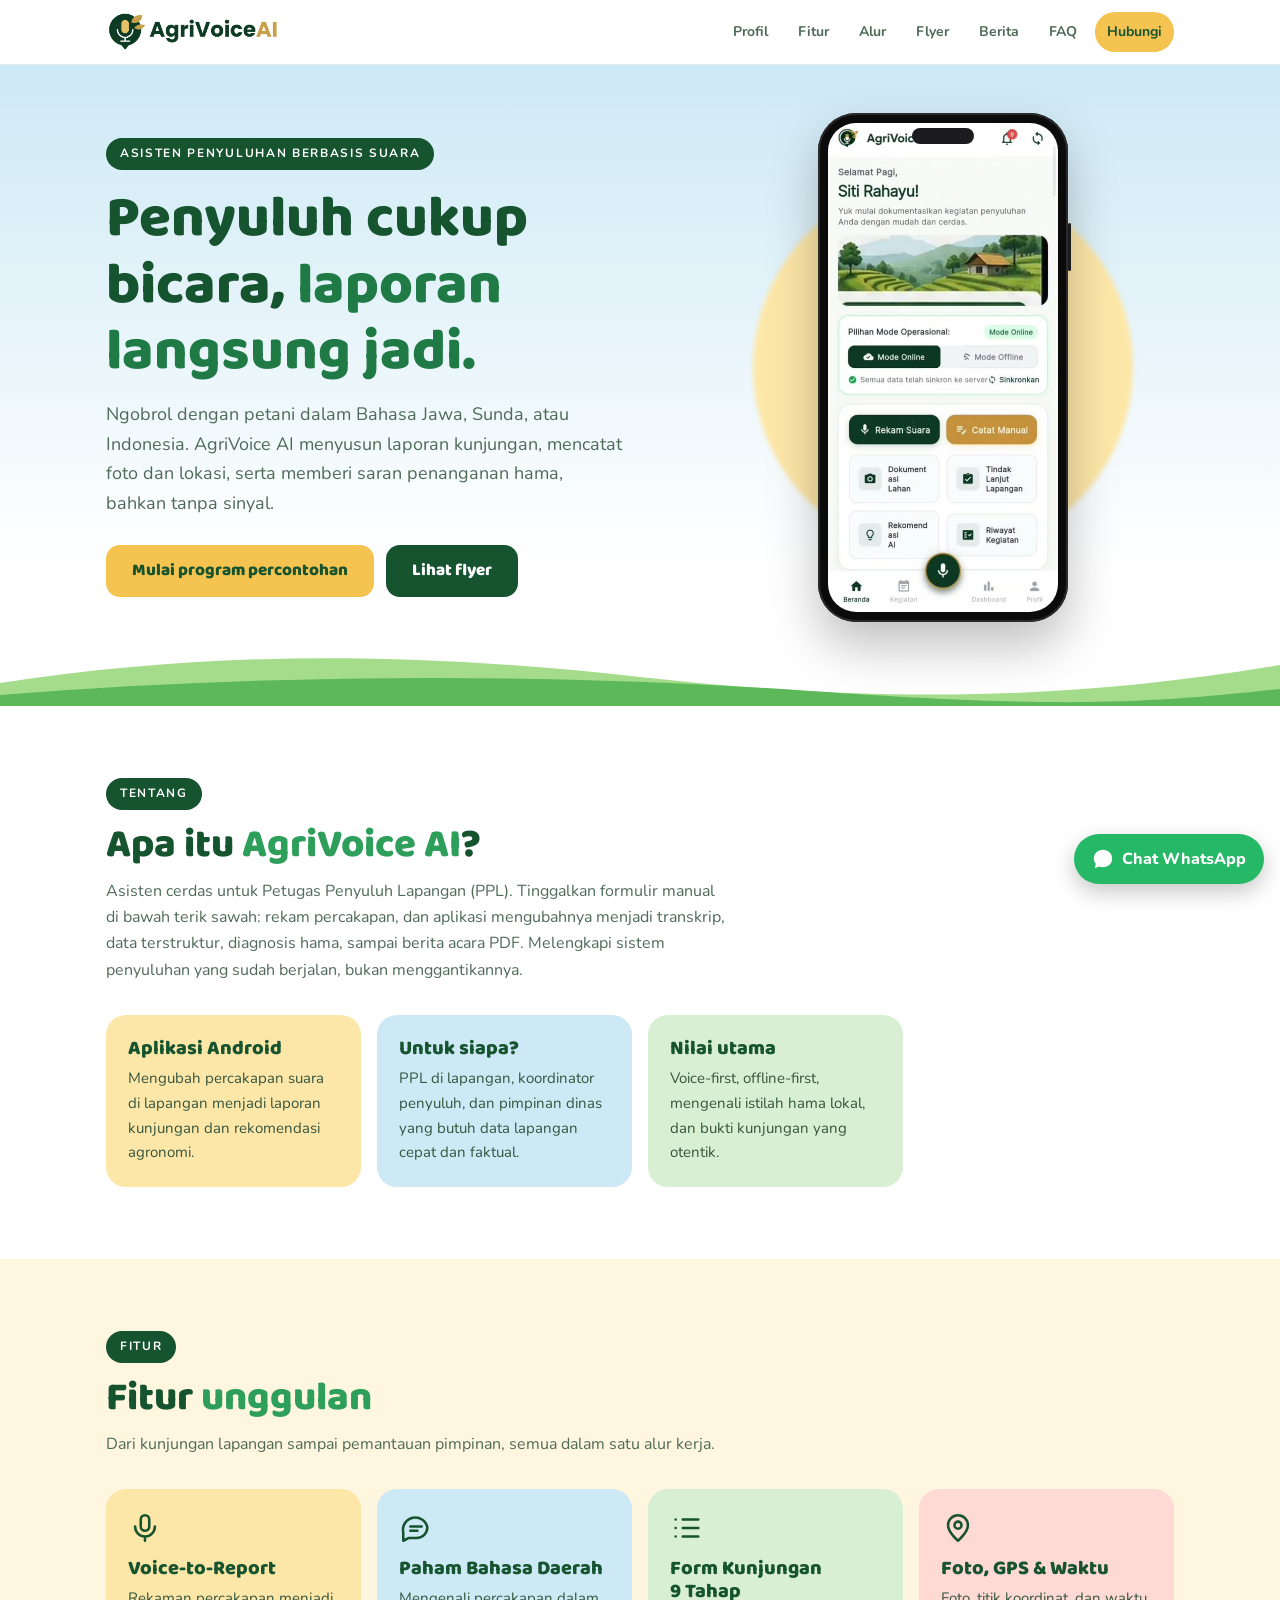
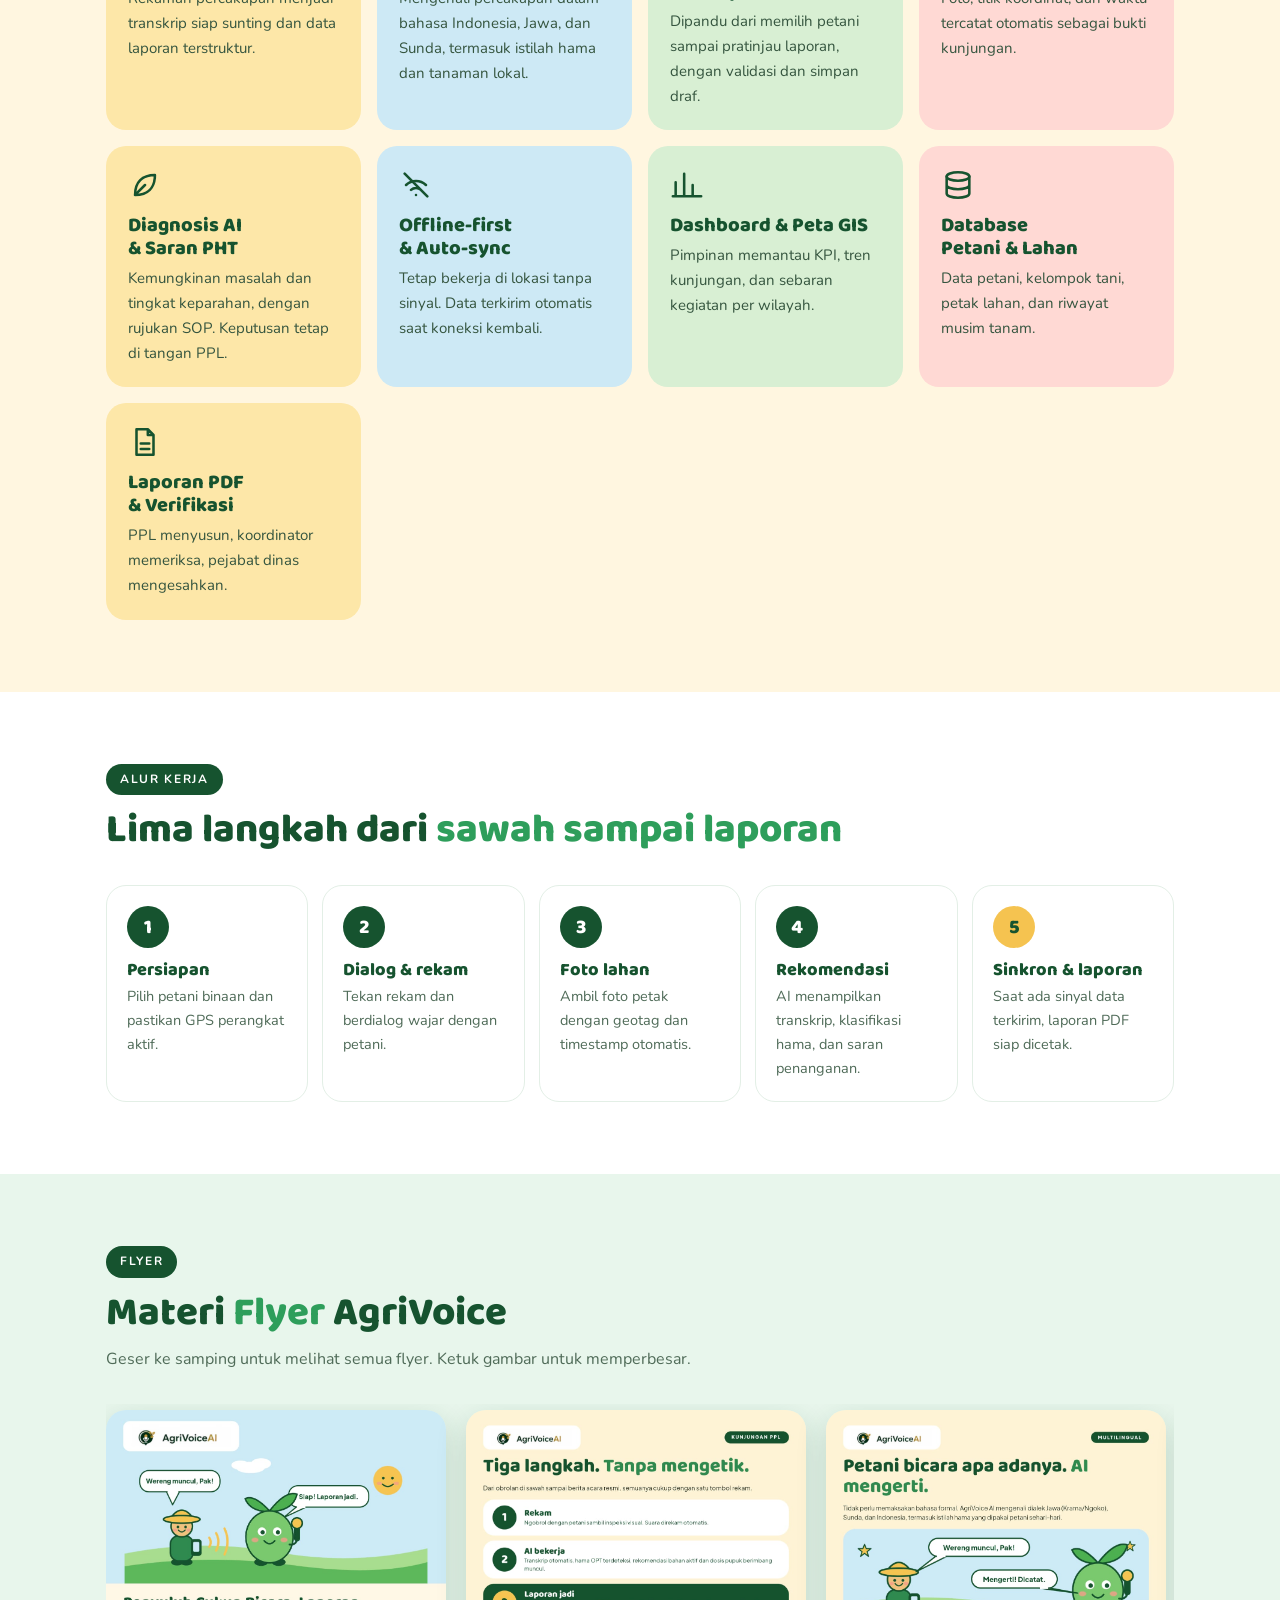
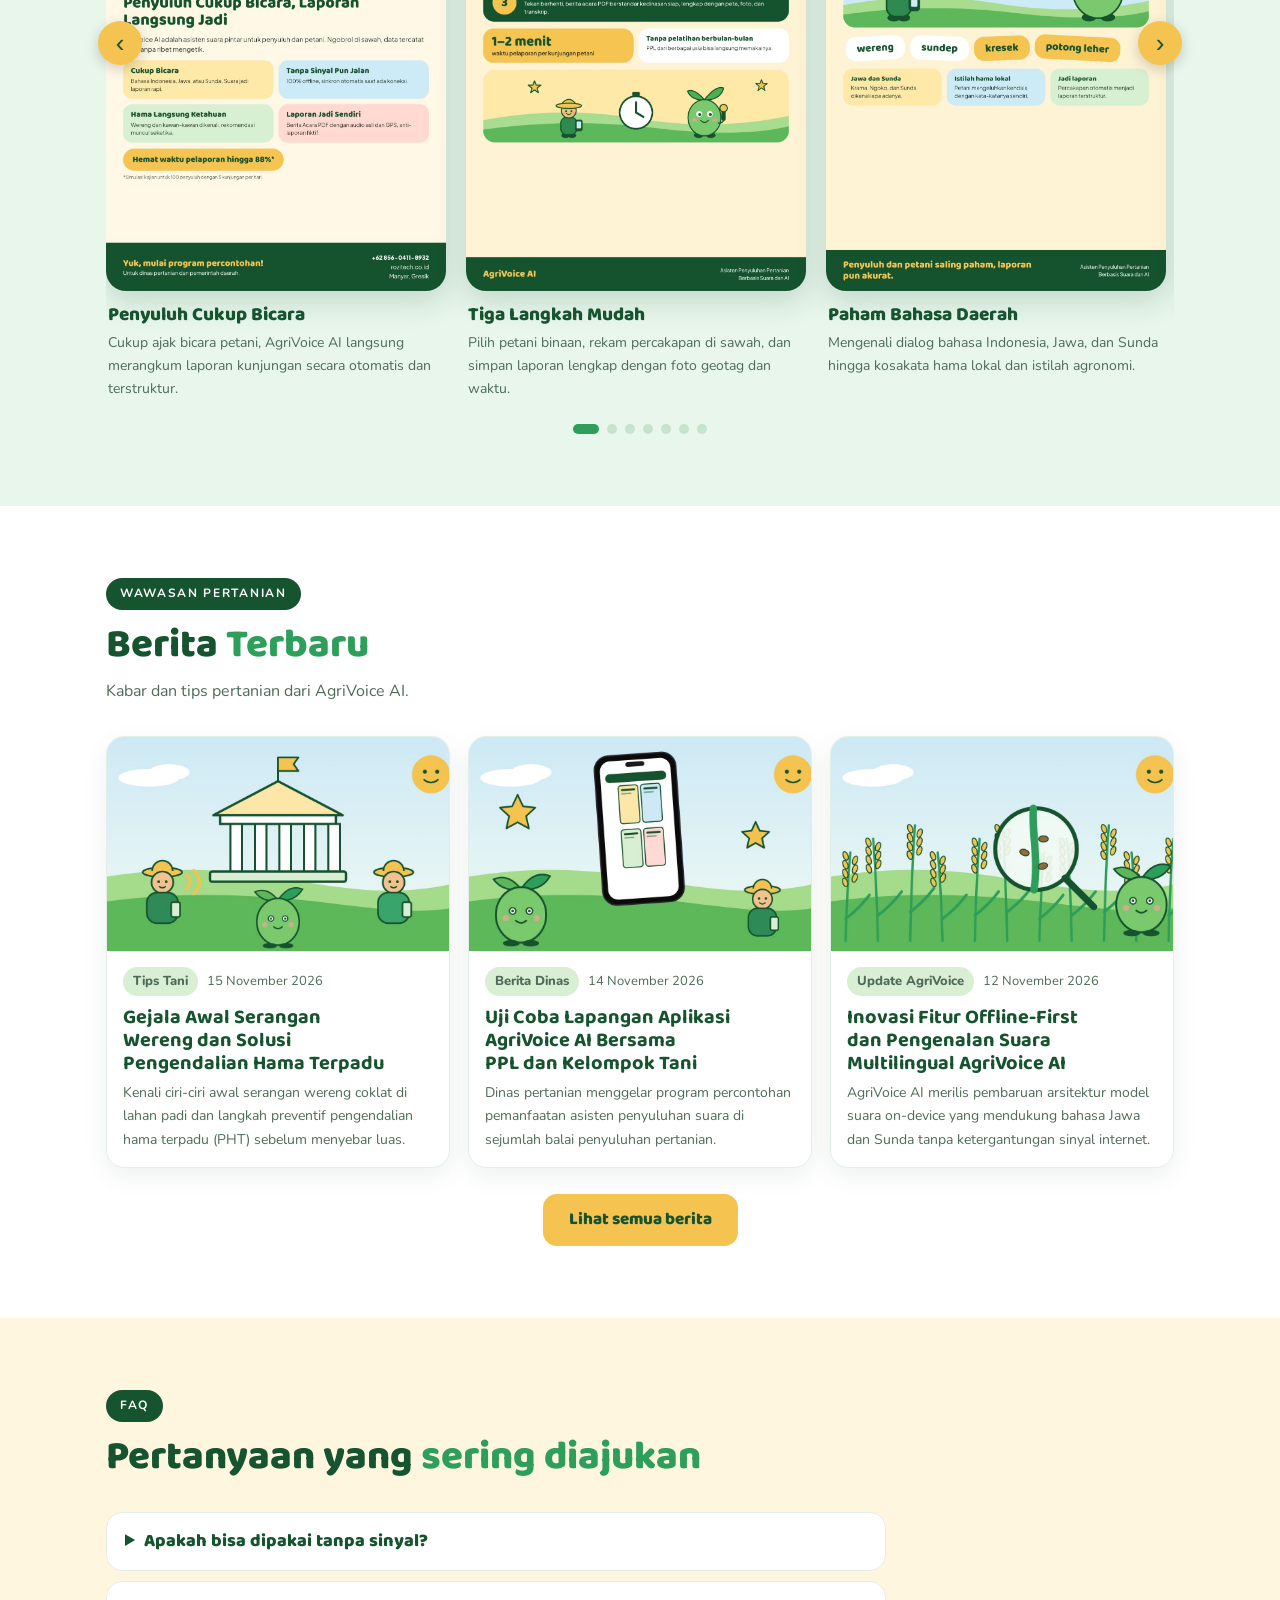
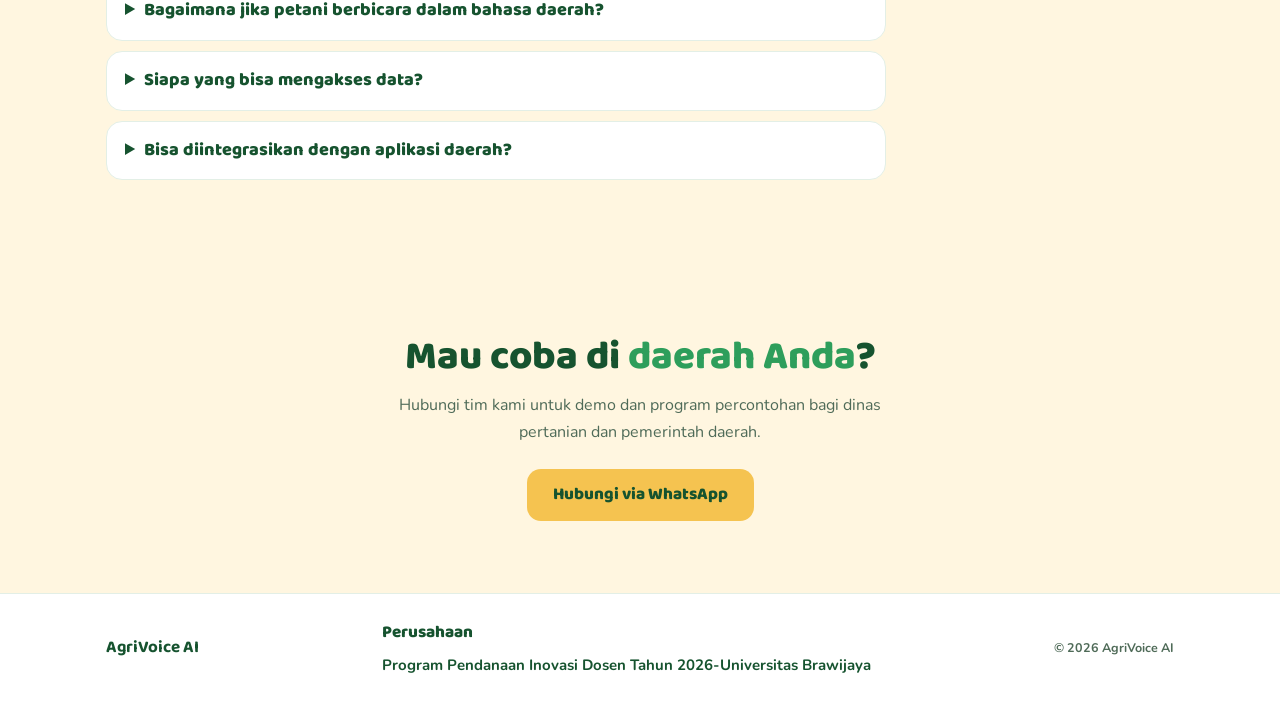
<file: index.html>
<!doctype html>
<html lang="id">
<head>
    <meta charset="utf-8">
    <meta name="viewport" content="width=device-width, initial-scale=1, viewport-fit=cover">
    <link rel="icon" href="assets/images/logo.png">
    <link rel="preconnect" href="https://fonts.googleapis.com">
    <link rel="preconnect" href="https://fonts.gstatic.com" crossorigin>
    <link rel="stylesheet" href="https://fonts.googleapis.com/css2?family=Baloo+2:wght@600;800&family=Nunito:wght@400;600;700&display=swap">
    <title>AgriVoice AI - Teknologi Suara untuk Penyuluhan Pertanian</title>
    <meta name="color-scheme" content="light">
    <meta name="description" content="AgriVoice AI: asisten penyuluhan pertanian berbasis suara dan AI. Rekam percakapan dengan petani, laporan kunjungan langsung jadi, tetap jalan tanpa sinyal.">
    <meta property="og:title" content="AgriVoice AI - Penyuluh Cukup Bicara, Laporan Langsung Jadi">
    <meta property="og:description" content="Asisten penyuluhan pertanian berbasis suara dan AI. Tetap jalan tanpa sinyal.">
    <meta property="og:type" content="website">
    <meta property="og:image" content="assets/images/app-screen.jpg">
    <link rel="stylesheet" href="css/home.css">
</head>
<body>
<header><div class="w">
    <a class="logo" href="#beranda"><img src="assets/images/logo.png" alt="AgriVoice AI"></a>
    <nav aria-label="Navigasi utama">
        <button class="menu-toggle" type="button" aria-label="Buka menu" aria-expanded="false" aria-controls="site-menu"><span></span><span></span><span></span></button>
        <div class="nav-links" id="site-menu">
            <a href="#tentang">Profil</a>
            <a href="#fitur">Fitur</a>
            <a href="#alur">Alur</a>
            <a href="#galeri">Flyer</a>
            <a href="berita.html">Berita</a>
            <a href="#faq">FAQ</a>
        </div>
        <a class="cta-n" href="#kontak">Hubungi</a>
    </nav>
</div></header>

<main>
<div class="hero" id="beranda"><div class="w hero-in">
    <div>
        <span class="pill">Asisten penyuluhan berbasis suara</span>
        <h1>Penyuluh cukup bicara, <em>laporan langsung jadi.</em></h1>
        <p class="lead">Ngobrol dengan petani dalam Bahasa Jawa, Sunda, atau Indonesia. AgriVoice AI menyusun laporan kunjungan, mencatat foto dan lokasi, serta memberi saran penanganan hama, bahkan tanpa sinyal.</p>
        <div class="acts"><a class="btn" href="#kontak">Mulai program percontohan</a><a class="btn d" href="#galeri">Lihat flyer</a></div>
    </div>
    <div class="stage"><div class="phone"><img src="assets/images/app-screen.jpg" alt="Tampilan aplikasi AgriVoice AI di ponsel"></div></div>
</div>
<svg class="hills" viewBox="0 0 1200 64" preserveAspectRatio="none" aria-hidden="true"><path d="M0 40C200 8 380 8 600 34S1000 58 1200 22V64H0Z" fill="#a5dc8c"/><path d="M0 52C260 30 520 30 760 48S1080 60 1200 46V64H0Z" fill="#5db85a"/></svg>
</div>

<section id="tentang"><div class="w">
    <div class="head"><span class="pill">Tentang</span><h2>Apa itu <em>AgriVoice AI</em>?</h2>
        <p>Asisten cerdas untuk Petugas Penyuluh Lapangan (PPL). Tinggalkan formulir manual di bawah terik sawah: rekam percakapan, dan aplikasi mengubahnya menjadi transkrip, data terstruktur, diagnosis hama, sampai berita acara PDF. Melengkapi sistem penyuluhan yang sudah berjalan, bukan menggantikannya.</p>
    </div>
    <div class="grid">
        <div class="k plain"><h3>Aplikasi Android</h3><p>Mengubah percakapan suara di lapangan menjadi laporan kunjungan dan rekomendasi agronomi.</p></div>
        <div class="k plain"><h3>Untuk siapa?</h3><p>PPL di lapangan, koordinator penyuluh, dan pimpinan dinas yang butuh data lapangan cepat dan faktual.</p></div>
        <div class="k plain"><h3>Nilai utama</h3><p>Voice-first, offline-first, mengenali istilah hama lokal, dan bukti kunjungan yang otentik.</p></div>
    </div>
</div></section>

<section class="cream" id="fitur"><div class="w">
    <div class="head"><span class="pill">Fitur</span><h2>Fitur <em>unggulan</em></h2><p>Dari kunjungan lapangan sampai pemantauan pimpinan, semua dalam satu alur kerja.</p></div>
    <div class="grid">
        <div class="k"><svg viewBox="0 0 24 24"><rect x="9" y="3" width="6" height="11" rx="3"/><path d="M5 11a7 7 0 0 0 14 0M12 18v3"/></svg><h3>Voice-to-Report</h3><p>Rekaman percakapan menjadi transkrip siap sunting dan data laporan terstruktur.</p></div>
        <div class="k"><svg viewBox="0 0 24 24"><path d="M20 11.5a7.5 7.5 0 0 1-7.5 7.5H7l-4 2v-6a7.5 7.5 0 1 1 17-3.5Z"/><path d="M8 11h8M8 14h5"/></svg><h3>Paham Bahasa Daerah</h3><p>Mengenali percakapan dalam bahasa Indonesia, Jawa, dan Sunda, termasuk istilah hama dan tanaman lokal.</p></div>
        <div class="k"><svg viewBox="0 0 24 24"><path d="M9 6h11M9 12h11M9 18h11M4 6h.01M4 12h.01M4 18h.01"/></svg><h3>Form Kunjungan 9 Tahap</h3><p>Dipandu dari memilih petani sampai pratinjau laporan, dengan validasi dan simpan draf.</p></div>
        <div class="k"><svg viewBox="0 0 24 24"><path d="M12 21s7-6 7-11a7 7 0 0 0-14 0c0 5 7 11 7 11Z"/><circle cx="12" cy="10" r="2.5"/></svg><h3>Foto, GPS &amp; Waktu</h3><p>Foto, titik koordinat, dan waktu tercatat otomatis sebagai bukti kunjungan.</p></div>
        <div class="k"><svg viewBox="0 0 24 24"><path d="M5 19c0-9 5-14 14-14 0 9-5 14-14 14ZM5 19l7-7"/></svg><h3>Diagnosis AI &amp; Saran PHT</h3><p>Kemungkinan masalah dan tingkat keparahan, dengan rujukan SOP. Keputusan tetap di tangan PPL.</p></div>
        <div class="k"><svg viewBox="0 0 24 24"><path d="M5 12a10 10 0 0 1 14 0M8.5 15.5a5 5 0 0 1 7 0M12 19h.01M4 4l16 16"/></svg><h3>Offline-first &amp; Auto-sync</h3><p>Tetap bekerja di lokasi tanpa sinyal. Data terkirim otomatis saat koneksi kembali.</p></div>
        <div class="k"><svg viewBox="0 0 24 24"><path d="M4 20V10M10 20V4M16 20v-8M22 20H2"/></svg><h3>Dashboard &amp; Peta GIS</h3><p>Pimpinan memantau KPI, tren kunjungan, dan sebaran kegiatan per wilayah.</p></div>
        <div class="k"><svg viewBox="0 0 24 24"><ellipse cx="12" cy="6" rx="8" ry="3"/><path d="M4 6v12c0 1.7 3.6 3 8 3s8-1.3 8-3V6M4 12c0 1.7 3.6 3 8 3s8-1.3 8-3"/></svg><h3>Database Petani &amp; Lahan</h3><p>Data petani, kelompok tani, petak lahan, dan riwayat musim tanam.</p></div>
        <div class="k"><svg viewBox="0 0 24 24"><path d="M6 3h8l4 4v14H6zM14 3v4h4M9 13h6M9 17h6"/></svg><h3>Laporan PDF &amp; Verifikasi</h3><p>PPL menyusun, koordinator memeriksa, pejabat dinas mengesahkan.</p></div>
    </div>
</div></section>

<section id="alur"><div class="w">
    <div class="head"><span class="pill">Alur kerja</span><h2>Lima langkah dari <em>sawah sampai laporan</em></h2></div>
    <div class="steps">
        <div class="step"><h3>Persiapan</h3><p>Pilih petani binaan dan pastikan GPS perangkat aktif.</p></div>
        <div class="step"><h3>Dialog &amp; rekam</h3><p>Tekan rekam dan berdialog wajar dengan petani.</p></div>
        <div class="step"><h3>Foto lahan</h3><p>Ambil foto petak dengan geotag dan timestamp otomatis.</p></div>
        <div class="step"><h3>Rekomendasi</h3><p>AI menampilkan transkrip, klasifikasi hama, dan saran penanganan.</p></div>
        <div class="step"><h3>Sinkron &amp; laporan</h3><p>Saat ada sinyal data terkirim, laporan PDF siap dicetak.</p></div>
    </div>
</div></section>

<section id="galeri"><div class="w">
    <div class="head"><span class="pill">Flyer</span><h2>Materi <em>Flyer</em> AgriVoice</h2><p>Geser ke samping untuk melihat semua flyer. Ketuk gambar untuk memperbesar.</p></div>
    <div class="gwrap">
        <button class="nav prev" type="button" aria-label="Sebelumnya">&#8249;</button><button class="nav next" type="button" aria-label="Berikutnya">&#8250;</button>
        <div id="gallery">
            <article class="fl"><button class="img" type="button"><img src="storage/uploads/flyer-penyuluh-cukup-bicara.jpg" alt="Penyuluh Cukup Bicara" loading="lazy"></button><h3>Penyuluh Cukup Bicara</h3><p>Cukup ajak bicara petani, AgriVoice AI langsung merangkum laporan kunjungan secara otomatis dan terstruktur.</p></article>
            <article class="fl"><button class="img" type="button"><img src="storage/uploads/flyer-tiga-langkah.jpg" alt="Tiga Langkah Mudah" loading="lazy"></button><h3>Tiga Langkah Mudah</h3><p>Pilih petani binaan, rekam percakapan di sawah, dan simpan laporan lengkap dengan foto geotag dan waktu.</p></article>
            <article class="fl"><button class="img" type="button"><img src="storage/uploads/flyer-multilingual.jpg" alt="Paham Bahasa Daerah" loading="lazy"></button><h3>Paham Bahasa Daerah</h3><p>Mengenali dialog bahasa Indonesia, Jawa, dan Sunda hingga kosakata hama lokal dan istilah agronomi.</p></article>
            <article class="fl"><button class="img" type="button"><img src="storage/uploads/flyer-offline-first.jpg" alt="Bekerja Tanpa Sinyal" loading="lazy"></button><h3>Bekerja Tanpa Sinyal</h3><p>Fitur offline-first memastikan perekaman dan diagnosis tetap lancar di pelosok tanpa ketergantungan internet.</p></article>
            <article class="fl"><button class="img" type="button"><img src="storage/uploads/flyer-dasbor-supervisi.jpg" alt="Dasbor Supervisi &amp; Peta GIS" loading="lazy"></button><h3>Dasbor Supervisi &amp; Peta GIS</h3><p>Pantau rekapitulasi data kunjungan PPL, sebaran petak sawah, dan indikator kinerja dinas secara real-time.</p></article>
            <article class="fl"><button class="img" type="button"><img src="storage/uploads/c65338e30388873c.jpg" alt="Asisten Cerdas Lapangan" loading="lazy"></button><h3>Asisten Cerdas Lapangan</h3><p>Membantu PPL bekerja lebih efisien di bawah terik sawah tanpa repot mengisi formulir kertas manual.</p></article>
            <article class="fl"><button class="img" type="button"><img src="storage/uploads/STrYue9MeACxiAXWIHxrVZRqydsXvLBjG7I5QbLc.jpg" alt="Diagnosis Hama &amp; Rekomendasi PHT" loading="lazy"></button><h3>Diagnosis Hama &amp; Rekomendasi</h3><p>Identifikasi gejala penyakit tanaman secara cepat dengan panduan Standar Operasional Prosedur (SOP) dinas.</p></article>
        </div>
        <div class="dots" id="dots"></div>
    </div>
</div></section>

<section id="berita"><div class="w">
    <div class="head"><span class="pill">Wawasan pertanian</span><h2>Berita <em>Terbaru</em></h2><p>Kabar dan tips pertanian dari AgriVoice AI.</p></div>
    <div class="news-grid">
        <a class="news-card" href="berita_detail.html?slug=gejala-awal-wereng-dan-solusi-pht">
            <img src="storage/uploads/883a412c10e83a35b4349fa73c3cc5ac.jpg" alt="Sampul: Gejala Awal Serangan Wereng dan Solusi Pengendalian Hama Terpadu" loading="lazy">
            <div class="body"><div class="meta"><span class="category">Tips Tani</span><time>15 November 2026</time></div>
                <h3>Gejala Awal Serangan Wereng dan Solusi Pengendalian Hama Terpadu</h3>
                <p>Kenali ciri-ciri awal serangan wereng coklat di lahan padi dan langkah preventif pengendalian hama terpadu (PHT) sebelum menyebar luas.</p>
            </div>
        </a>
        <a class="news-card" href="berita_detail.html?slug=uji-coba-lapangan-aplikasi-agrivoice-ai-ppl">
            <img src="storage/uploads/bf1b94fff7654a2a2448b68e3c376b1f.jpg" alt="Sampul: Uji Coba Lapangan Aplikasi AgriVoice AI Bersama PPL dan Kelompok Tani" loading="lazy">
            <div class="body"><div class="meta"><span class="category">Berita Dinas</span><time>14 November 2026</time></div>
                <h3>Uji Coba Lapangan Aplikasi AgriVoice AI Bersama PPL dan Kelompok Tani</h3>
                <p>Dinas pertanian menggelar program percontohan pemanfaatan asisten penyuluhan suara di sejumlah balai penyuluhan pertanian.</p>
            </div>
        </a>
        <a class="news-card" href="berita_detail.html?slug=inovasi-teknologi-suara-offline-agrivoice-ai">
            <img src="storage/uploads/ee13942bee595b483b03f6987aabe7d5.jpg" alt="Sampul: Inovasi Fitur Offline-First dan Pengenalan Suara Multilingual AgriVoice AI" loading="lazy">
            <div class="body"><div class="meta"><span class="category">Update AgriVoice</span><time>12 November 2026</time></div>
                <h3>Inovasi Fitur Offline-First dan Pengenalan Suara Multilingual AgriVoice AI</h3>
                <p>AgriVoice AI merilis pembaruan arsitektur model suara on-device yang mendukung bahasa Jawa dan Sunda tanpa ketergantungan sinyal internet.</p>
            </div>
        </a>
    </div>
    <div class="news-more"><a class="btn" href="berita.html">Lihat semua berita</a></div>
</div></section>

<section class="cream" id="faq"><div class="w">
    <div class="head"><span class="pill">FAQ</span><h2>Pertanyaan yang <em>sering diajukan</em></h2></div>
    <details><summary>Apakah bisa dipakai tanpa sinyal?</summary><p>Bisa. Perekaman, transkripsi, dan rekomendasi berjalan di perangkat, lalu data tersinkron otomatis saat koneksi kembali.</p></details>
    <details><summary>Bagaimana jika petani berbicara dalam bahasa daerah?</summary><p>AgriVoice AI dirancang mengenali Bahasa Indonesia, Jawa (Krama dan Ngoko), serta Sunda, termasuk istilah hama lokal.</p></details>
    <details><summary>Siapa yang bisa mengakses data?</summary><p>Akses dibatasi berdasarkan peran pengguna, dan setiap perubahan tercatat dalam jejak audit.</p></details>
    <details><summary>Bisa diintegrasikan dengan aplikasi daerah?</summary><p>Bisa, lewat REST API dengan aplikasi daerah yang sudah ada.</p></details>
</div></section>

<section class="cta" id="kontak"><div class="w">
    <h2>Mau coba di <em style="font-style:normal;color:var(--ac)">daerah Anda</em>?</h2>
    <p>Hubungi tim kami untuk demo dan program percontohan bagi dinas pertanian dan pemerintah daerah.</p>
    <a class="btn" href="https://wa.me/6285604118932?text=Halo,%20saya%20tertarik%20dengan%20AgriVoice%20AI" target="_blank" rel="noopener">Hubungi via WhatsApp</a>
</div></section>
</main>

<footer>
    <div class="w">
        <div><b>AgriVoice AI</b></div>
        <address class="footer-contact">
            <strong class="footer-title">Perusahaan</strong>
            <span>Program Pendanaan Inovasi Dosen Tahun 2026-Universitas Brawijaya</span>
        </address>
        <small class="footer-copy">&copy; 2026 AgriVoice AI</small>
    </div>
</footer>
<a class="wa" href="https://wa.me/6285604118932?text=Halo,%20saya%20tertarik%20dengan%20AgriVoice%20AI" target="_blank" rel="noopener" aria-label="WhatsApp"><svg viewBox="0 0 24 24"><path d="M12 2C6.5 2 2 6.2 2 11.5c0 2.2.8 4.200 2.100 5.800L3 22l4.900-1.700c1.300.5 2.700.7 4.100.7 5.500 0 10-4.200 10-9.500S17.500 2 12 2Z"/></svg><span>Chat WhatsApp</span></a>

<script src="js/home.js" defer></script>
</body>
</html>
</file>
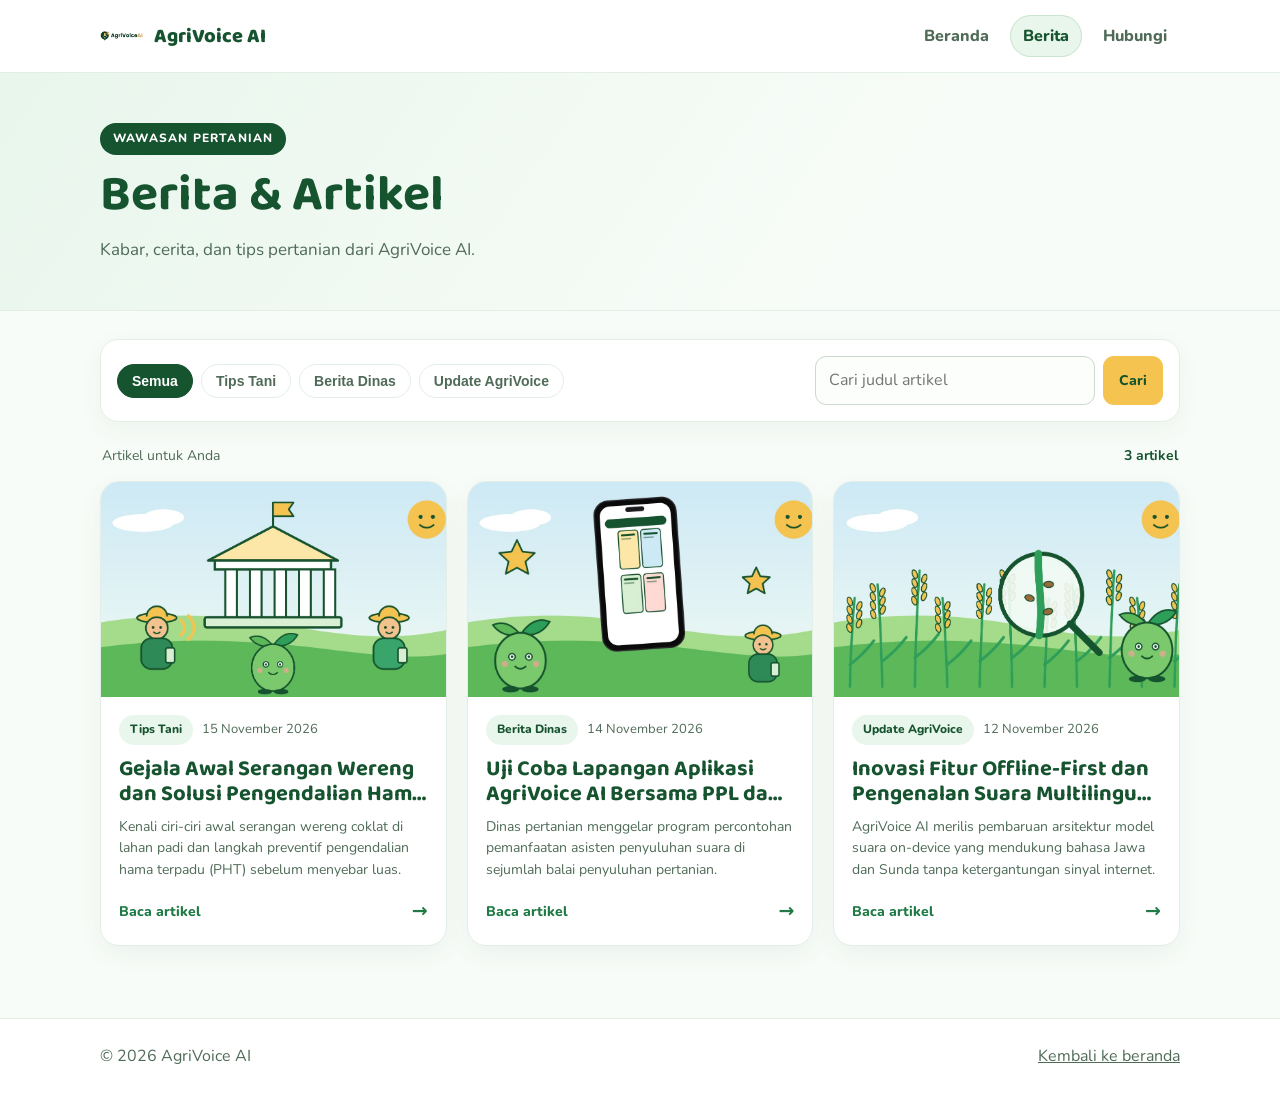
<file: berita.html>
<!doctype html>
<html lang="id">
<head>
    <meta charset="utf-8">
    <meta name="viewport" content="width=device-width, initial-scale=1, viewport-fit=cover">
    <link rel="icon" href="assets/images/logo.png">
    <link rel="preconnect" href="https://fonts.googleapis.com">
    <link rel="preconnect" href="https://fonts.gstatic.com" crossorigin>
    <link rel="stylesheet" href="https://fonts.googleapis.com/css2?family=Baloo+2:wght@600;800&family=Nunito:wght@400;600;700&display=swap">
    <title>Berita &amp; Artikel - AgriVoice AI</title>
    <meta name="description" content="Berita, artikel, tips tani, dan kabar terbaru dari AgriVoice AI.">
    <meta property="og:title" content="Berita &amp; Artikel - AgriVoice AI">
    <meta property="og:description" content="Berita, artikel, tips tani, dan kabar terbaru dari AgriVoice AI.">
    <meta property="og:type" content="website">
    <meta property="og:image" content="assets/images/logo.png">
    <link rel="stylesheet" href="css/news.css">
</head>
<body>
<header class="site-header"><div class="w">
    <a class="brand" href="index.html">
        <img src="assets/images/logo.png" alt="AgriVoice AI">
        <span>AgriVoice AI</span>
    </a>
    <nav>
        <a href="index.html">Beranda</a>
        <a class="active" href="berita.html">Berita</a>
        <a href="index.html#kontak">Hubungi</a>
    </nav>
</div></header>

<section class="hero"><div class="w">
    <span class="eyebrow">Wawasan pertanian</span>
    <h1>Berita &amp; Artikel</h1>
    <p>Kabar, cerita, dan tips pertanian dari AgriVoice AI.</p>
</div></section>

<main class="content"><div class="w">
    <div class="filters">
        <div class="pills" id="category-pills">
            <button type="button" class="pill active" data-cat="">Semua</button>
            <button type="button" class="pill" data-cat="Tips Tani">Tips Tani</button>
            <button type="button" class="pill" data-cat="Berita Dinas">Berita Dinas</button>
            <button type="button" class="pill" data-cat="Update AgriVoice">Update AgriVoice</button>
        </div>
        <form class="search" id="search-form" onsubmit="event.preventDefault();">
            <input type="search" id="search-input" placeholder="Cari judul artikel" aria-label="Cari judul artikel">
            <button type="submit">Cari</button>
        </form>
    </div>

    <div class="results">
        <span>Artikel untuk Anda</span>
        <strong id="article-count">3 artikel</strong>
    </div>

    <div class="grid" id="news-grid">
        <!-- populated by JavaScript -->
    </div>
</div></main>

<footer><div class="w">
    <span>© 2026 AgriVoice AI</span>
    <a href="index.html">Kembali ke beranda</a>
</div></footer>

<script src="js/articles.js"></script>
<script>
(function() {
    var articles = window.ARTICLES || [];
    var currentCat = '';
    var currentQuery = '';
    var grid = document.getElementById('news-grid');
    var countEl = document.getElementById('article-count');
    var searchInput = document.getElementById('search-input');
    var pills = document.querySelectorAll('#category-pills .pill');

    // Parse initial URL parameters
    var params = new URLSearchParams(window.location.search);
    if (params.has('kategori')) {
        currentCat = params.get('kategori') || '';
    }
    if (params.has('q')) {
        currentQuery = params.get('q') || '';
        searchInput.value = currentQuery;
    }

    function render() {
        // Update active pill
        pills.forEach(function(pill) {
            pill.classList.toggle('active', pill.getAttribute('data-cat') === currentCat);
        });

        // Filter articles
        var filtered = articles.filter(function(art) {
            var matchCat = !currentCat || art.category === currentCat;
            var matchQuery = !currentQuery || 
                art.title.toLowerCase().indexOf(currentQuery.toLowerCase()) !== -1 ||
                art.excerpt.toLowerCase().indexOf(currentQuery.toLowerCase()) !== -1;
            return matchCat && matchQuery;
        });

        countEl.textContent = filtered.length + ' artikel';

        if (filtered.length === 0) {
            grid.innerHTML = '<div class="empty">' +
                '<strong>Belum ada artikel</strong>' +
                '<span>Belum ada artikel yang cocok dengan pencarian Anda.</span>' +
                '</div>';
            return;
        }

        var html = '';
        filtered.forEach(function(art) {
            html += '<a class="card" href="berita_detail.html?slug=' + encodeURIComponent(art.slug) + '">' +
                (art.cover ? '<img class="cover" src="' + art.cover + '" alt="Sampul: ' + art.title + '" loading="lazy">' : '') +
                '<div class="card-body">' +
                    '<div class="meta">' +
                        '<span class="category">' + art.category + '</span>' +
                        '<time>' + art.dateFormatted + '</time>' +
                    '</div>' +
                    '<h2>' + art.title + '</h2>' +
                    '<p>' + art.excerpt + '</p>' +
                    '<span class="read-more">' +
                        '<span>Baca artikel</span>' +
                        '<span aria-hidden="true">&rarr;</span>' +
                    '</span>' +
                '</div>' +
            '</a>';
        });

        grid.innerHTML = html;
    }

    pills.forEach(function(pill) {
        pill.addEventListener('click', function() {
            currentCat = pill.getAttribute('data-cat') || '';
            render();
            updateUrl();
        });
    });

    searchInput.addEventListener('input', function() {
        currentQuery = searchInput.value.trim();
        render();
        updateUrl();
    });

    function updateUrl() {
        var p = new URLSearchParams();
        if (currentCat) p.set('kategori', currentCat);
        if (currentQuery) p.set('q', currentQuery);
        var newRel = window.location.pathname + (p.toString() ? '?' + p.toString() : '');
        history.replaceState(null, '', newRel);
    }

    render();
})();
</script>
</body>
</html>
</file>
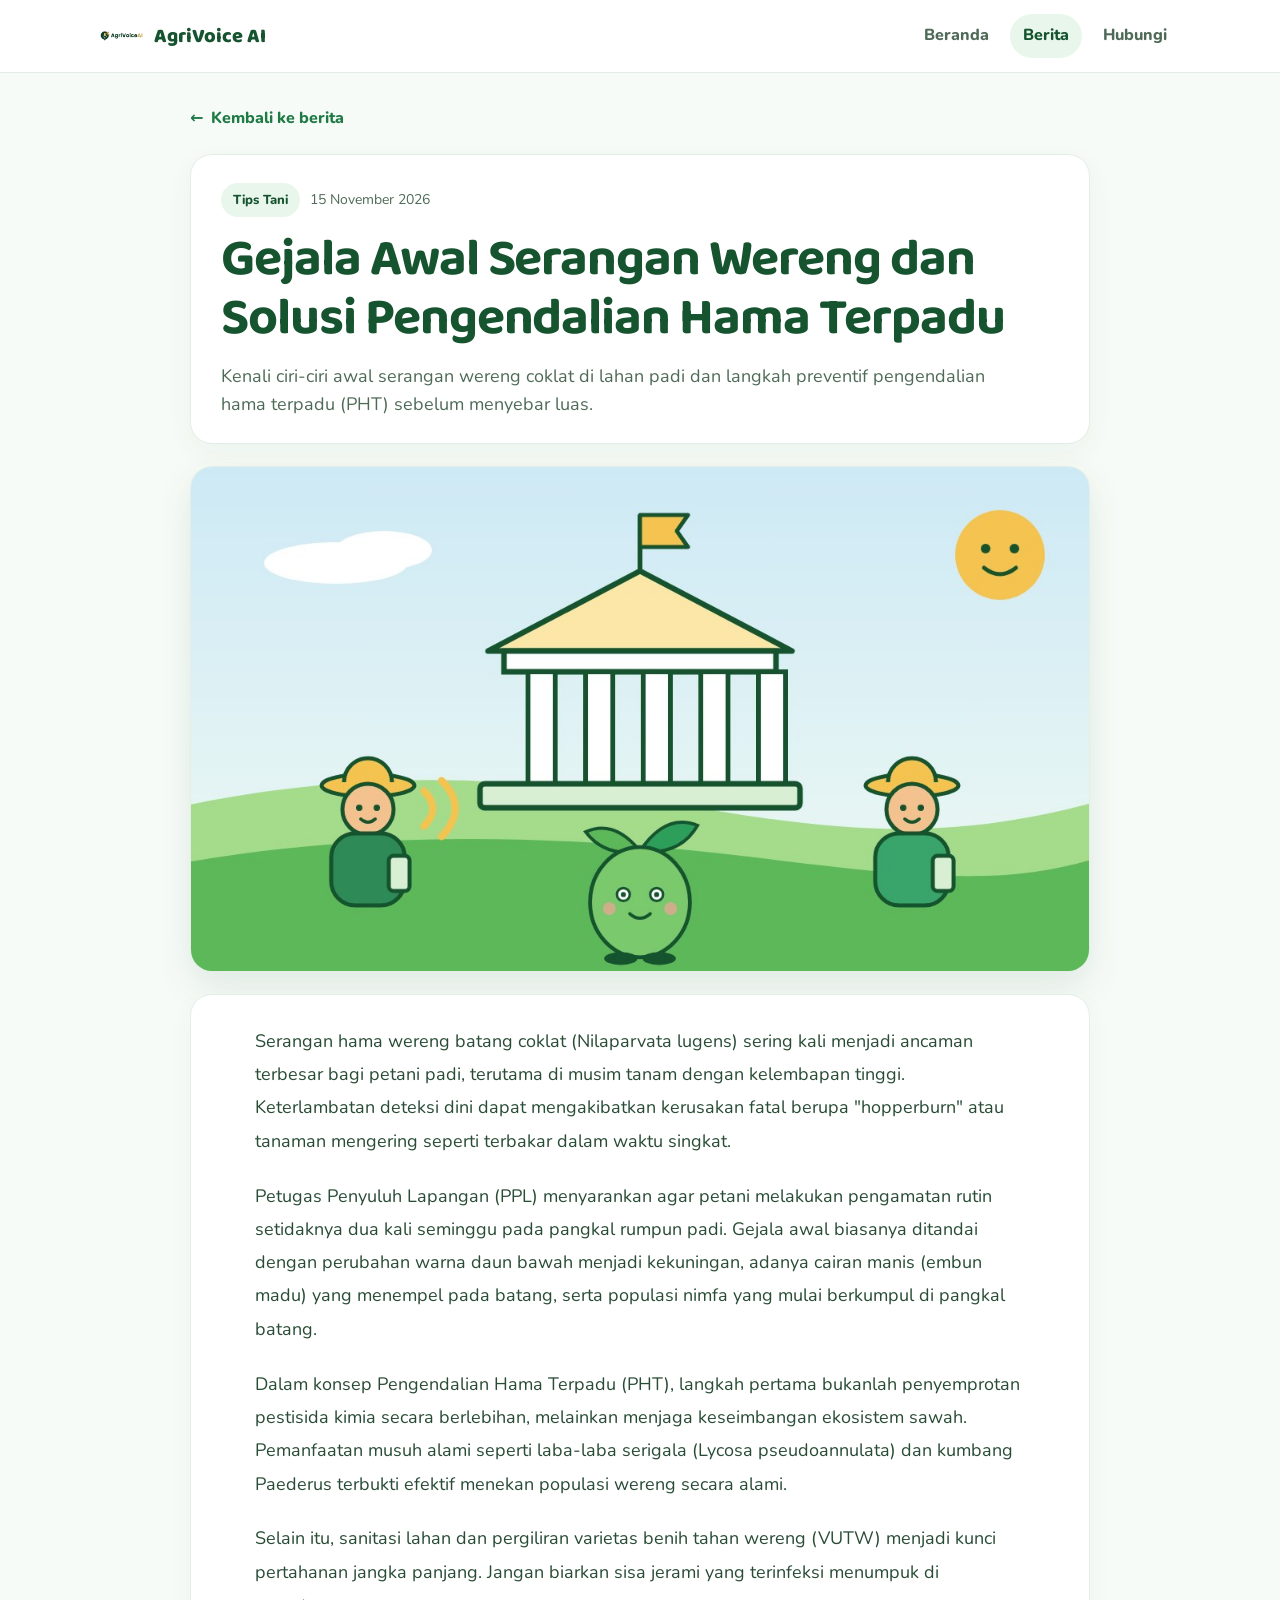
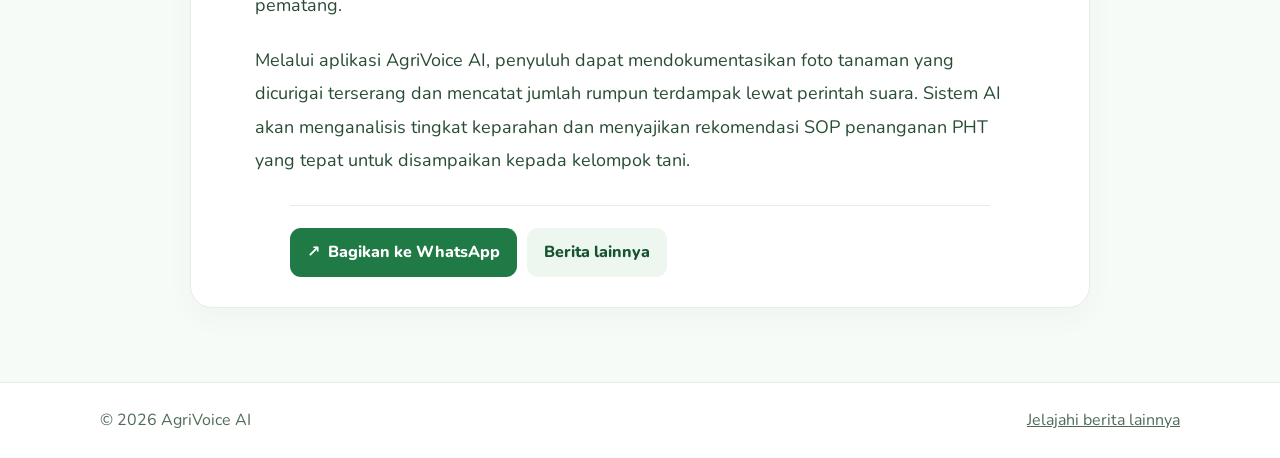
<file: berita_detail.html>
<!doctype html>
<html lang="id">
<head>
    <meta charset="utf-8">
    <meta name="viewport" content="width=device-width, initial-scale=1, viewport-fit=cover">
    <link rel="icon" href="assets/images/logo.png">
    <link rel="preconnect" href="https://fonts.googleapis.com">
    <link rel="preconnect" href="https://fonts.gstatic.com" crossorigin>
    <link rel="stylesheet" href="https://fonts.googleapis.com/css2?family=Baloo+2:wght@600;800&family=Nunito:wght@400;600;700&display=swap">
    <title id="doc-title">Detail Artikel - AgriVoice AI</title>
    <meta id="meta-desc" name="description" content="Kabar, cerita, dan tips pertanian dari AgriVoice AI.">
    <meta id="og-title" property="og:title" content="Detail Artikel - AgriVoice AI">
    <meta id="og-desc" property="og:description" content="Kabar, cerita, dan tips pertanian dari AgriVoice AI.">
    <meta property="og:type" content="article">
    <meta id="og-img" property="og:image" content="assets/images/logo.png">
    <link rel="stylesheet" href="css/article.css">
</head>
<body>
<header class="site-header"><div class="w">
    <a class="brand" href="index.html">
        <img src="assets/images/logo.png" alt="AgriVoice AI">
        <span>AgriVoice AI</span>
    </a>
    <nav>
        <a href="index.html">Beranda</a>
        <a class="active" href="berita.html">Berita</a>
        <a href="index.html#kontak">Hubungi</a>
    </nav>
</div></header>

<main><div class="w" id="article-container">
    <article class="article" id="article-view">
        <a class="back-link" href="berita.html"><span aria-hidden="true">&larr;</span> Kembali ke berita</a>
        
        <header class="article-head">
            <div class="article-meta">
                <span class="category" id="art-cat">Tips Tani</span>
                <time class="date" id="art-date">15 November 2026</time>
            </div>
            <h1 id="art-title">Memuat artikel...</h1>
            <p class="summary" id="art-summary"></p>
        </header>

        <img class="cover" id="art-cover" src="" alt="" style="display:none">

        <section class="reading-card">
            <div class="content" id="art-content"></div>
            <div class="actions">
                <a class="button share" id="share-wa" href="#" target="_blank" rel="noopener noreferrer">
                    <span aria-hidden="true">&#x2197;</span> Bagikan ke WhatsApp
                </a>
                <a class="button alt" href="berita.html">Berita lainnya</a>
            </div>
        </section>
    </article>

    <div class="notfound" id="not-found-view" style="display:none">
        <span class="category">404</span>
        <h1>Artikel Tidak Ditemukan</h1>
        <p>Artikel yang Anda cari tidak tersedia atau tautan sudah berpindah.</p>
        <a class="button" href="berita.html">Kembali ke Daftar Berita</a>
    </div>
</div></main>

<footer><div class="w">
    <span>© 2026 AgriVoice AI</span>
    <a href="berita.html">Jelajahi berita lainnya</a>
</div></footer>

<script src="js/articles.js"></script>
<script>
(function() {
    var articles = window.ARTICLES || [];
    var params = new URLSearchParams(window.location.search);
    var slug = params.get('slug') || (articles[0] ? articles[0].slug : '');

    var article = articles.find(function(a) { return a.slug === slug; });
    var articleView = document.getElementById('article-view');
    var notFoundView = document.getElementById('not-found-view');

    if (!article) {
        articleView.style.display = 'none';
        notFoundView.style.display = 'block';
        document.title = 'Artikel Tidak Ditemukan - AgriVoice AI';
        return;
    }

    // Set page titles & meta
    document.title = article.title + ' - AgriVoice AI';
    document.getElementById('doc-title').textContent = article.title + ' - AgriVoice AI';
    document.getElementById('meta-desc').setAttribute('content', article.excerpt);
    document.getElementById('og-title').setAttribute('content', article.title);
    document.getElementById('og-desc').setAttribute('content', article.excerpt);

    // Set view elements
    document.getElementById('art-cat').textContent = article.category;
    document.getElementById('art-date').textContent = article.dateFormatted;
    document.getElementById('art-title').textContent = article.title;
    document.getElementById('art-summary').textContent = article.excerpt;

    var coverEl = document.getElementById('art-cover');
    if (article.cover) {
        coverEl.src = article.cover;
        coverEl.alt = 'Sampul: ' + article.title;
        coverEl.style.display = 'block';
        document.getElementById('og-img').setAttribute('content', article.cover);
    } else {
        coverEl.style.display = 'none';
    }

    // Paragraph format
    var paragraphs = article.body.split('\n\n').filter(function(p) { return p.trim() !== ''; });
    var contentHtml = '';
    paragraphs.forEach(function(p) {
        contentHtml += '<p>' + p.replace(/\n/g, '<br>') + '</p>';
    });
    document.getElementById('art-content').innerHTML = contentHtml;

    // WhatsApp share link
    var pageUrl = window.location.href;
    var waUrl = 'https://wa.me/?text=' + encodeURIComponent(article.title + ' - ' + pageUrl);
    document.getElementById('share-wa').setAttribute('href', waUrl);
})();
</script>
</body>
</html>
</file>
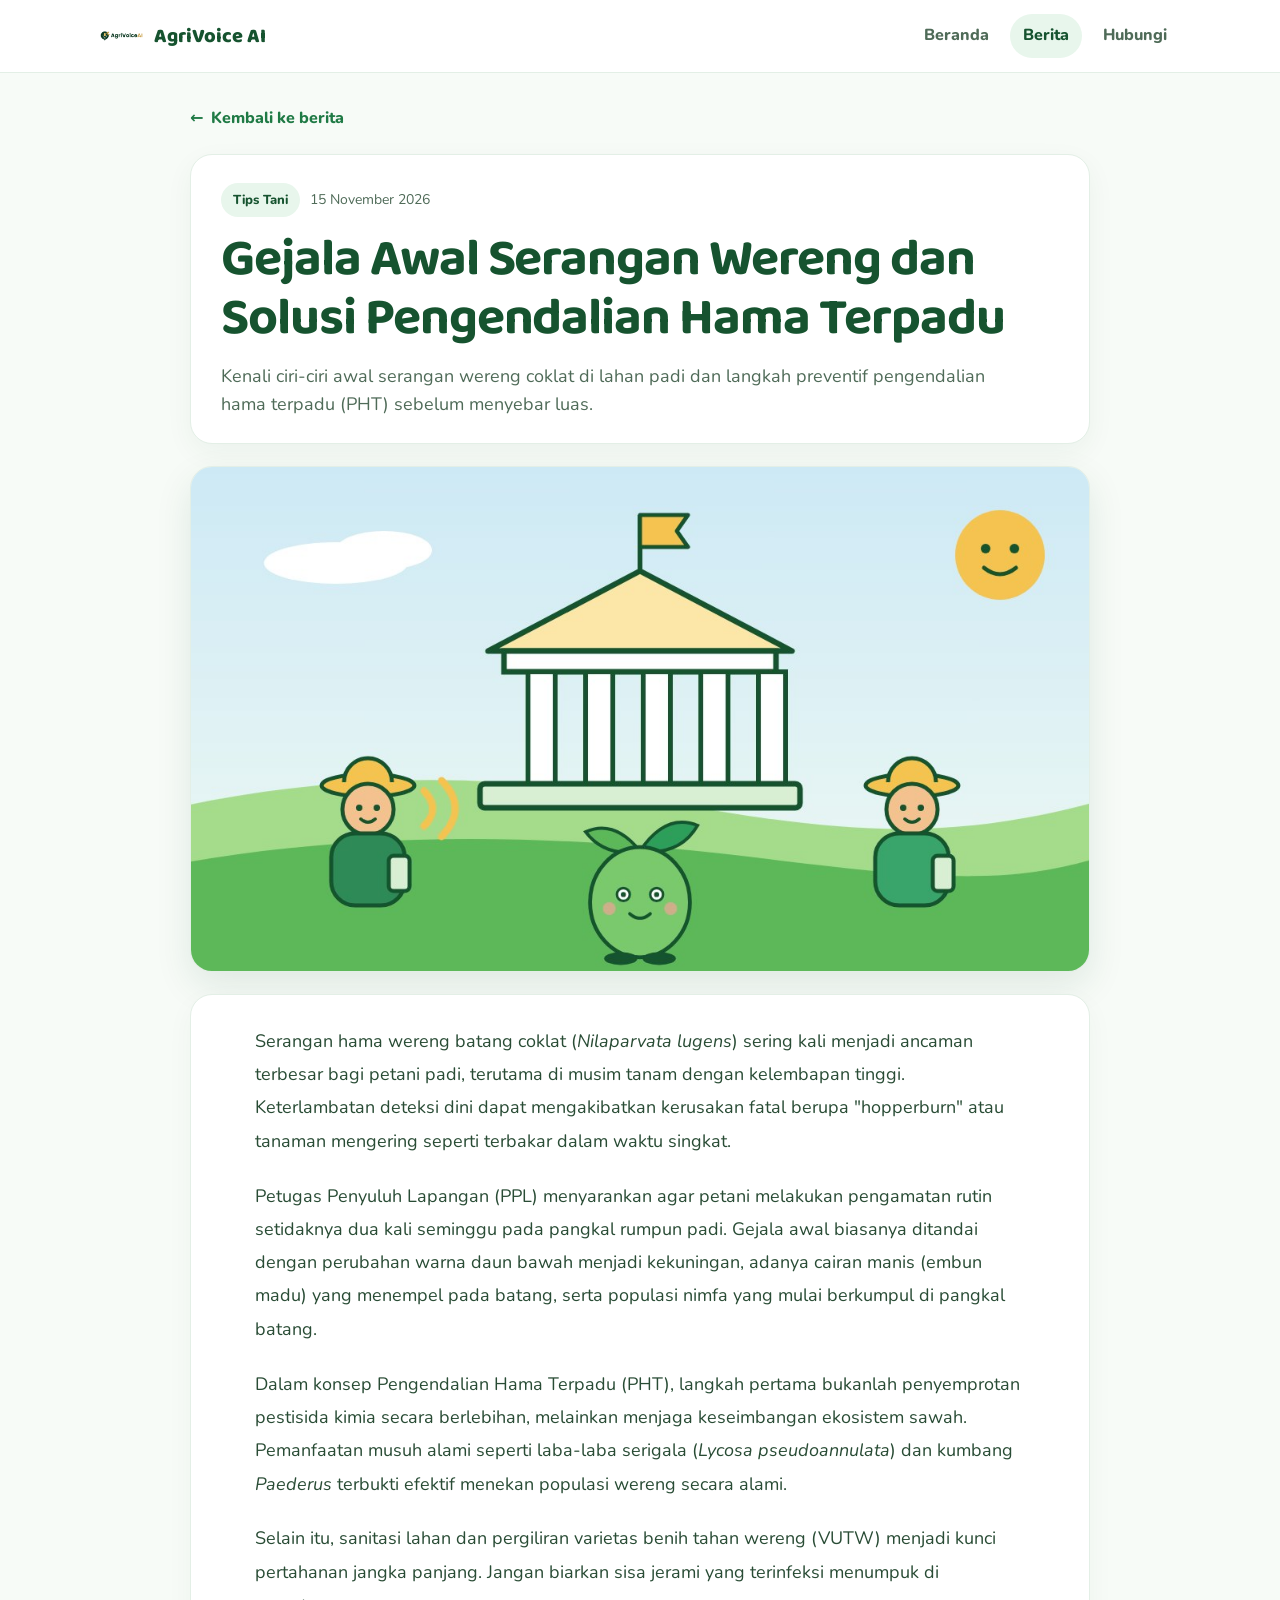
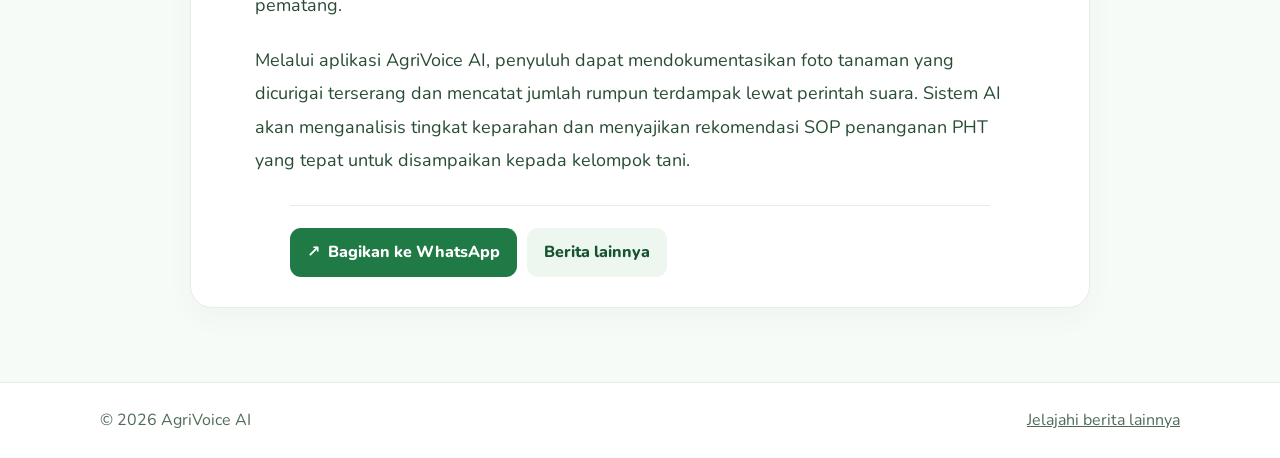
<file: artikel/gejala-awal-wereng-dan-solusi-pht.html>
<!doctype html>
<html lang="id">
<head>
    <meta charset="utf-8">
    <meta name="viewport" content="width=device-width, initial-scale=1, viewport-fit=cover">
    <link rel="icon" href="../assets/images/logo.png">
    <link rel="preconnect" href="https://fonts.googleapis.com">
    <link rel="preconnect" href="https://fonts.gstatic.com" crossorigin>
    <link rel="stylesheet" href="https://fonts.googleapis.com/css2?family=Baloo+2:wght@600;800&family=Nunito:wght@400;600;700&display=swap">
    <title>Gejala Awal Serangan Wereng dan Solusi Pengendalian Hama Terpadu - AgriVoice AI</title>
    <meta name="description" content="Kenali ciri-ciri awal serangan wereng coklat di lahan padi dan langkah preventif pengendalian hama terpadu (PHT) sebelum menyebar luas.">
    <meta property="og:title" content="Gejala Awal Serangan Wereng dan Solusi Pengendalian Hama Terpadu">
    <meta property="og:description" content="Kenali ciri-ciri awal serangan wereng coklat di lahan padi dan langkah preventif pengendalian hama terpadu (PHT) sebelum menyebar luas.">
    <meta property="og:type" content="article">
    <meta property="og:image" content="../storage/uploads/883a412c10e83a35b4349fa73c3cc5ac.jpg">
    <link rel="stylesheet" href="../css/article.css">
</head>
<body>
<header class="site-header"><div class="w">
    <a class="brand" href="../index.html">
        <img src="../assets/images/logo.png" alt="AgriVoice AI">
        <span>AgriVoice AI</span>
    </a>
    <nav>
        <a href="../index.html">Beranda</a>
        <a class="active" href="../berita.html">Berita</a>
        <a href="../index.html#kontak">Hubungi</a>
    </nav>
</div></header>

<main><div class="w">
    <article class="article">
        <a class="back-link" href="../berita.html"><span aria-hidden="true">&larr;</span> Kembali ke berita</a>
        
        <header class="article-head">
            <div class="article-meta">
                <span class="category">Tips Tani</span>
                <time class="date">15 November 2026</time>
            </div>
            <h1>Gejala Awal Serangan Wereng dan Solusi Pengendalian Hama Terpadu</h1>
            <p class="summary">Kenali ciri-ciri awal serangan wereng coklat di lahan padi dan langkah preventif pengendalian hama terpadu (PHT) sebelum menyebar luas.</p>
        </header>

        <img class="cover" src="../storage/uploads/883a412c10e83a35b4349fa73c3cc5ac.jpg" alt="Sampul: Gejala Awal Serangan Wereng dan Solusi Pengendalian Hama Terpadu">

        <section class="reading-card">
            <div class="content">
                <p>Serangan hama wereng batang coklat (<em>Nilaparvata lugens</em>) sering kali menjadi ancaman terbesar bagi petani padi, terutama di musim tanam dengan kelembapan tinggi. Keterlambatan deteksi dini dapat mengakibatkan kerusakan fatal berupa "hopperburn" atau tanaman mengering seperti terbakar dalam waktu singkat.</p>
                <p>Petugas Penyuluh Lapangan (PPL) menyarankan agar petani melakukan pengamatan rutin setidaknya dua kali seminggu pada pangkal rumpun padi. Gejala awal biasanya ditandai dengan perubahan warna daun bawah menjadi kekuningan, adanya cairan manis (embun madu) yang menempel pada batang, serta populasi nimfa yang mulai berkumpul di pangkal batang.</p>
                <p>Dalam konsep Pengendalian Hama Terpadu (PHT), langkah pertama bukanlah penyemprotan pestisida kimia secara berlebihan, melainkan menjaga keseimbangan ekosistem sawah. Pemanfaatan musuh alami seperti laba-laba serigala (<em>Lycosa pseudoannulata</em>) dan kumbang <em>Paederus</em> terbukti efektif menekan populasi wereng secara alami.</p>
                <p>Selain itu, sanitasi lahan dan pergiliran varietas benih tahan wereng (VUTW) menjadi kunci pertahanan jangka panjang. Jangan biarkan sisa jerami yang terinfeksi menumpuk di pematang.</p>
                <p>Melalui aplikasi AgriVoice AI, penyuluh dapat mendokumentasikan foto tanaman yang dicurigai terserang dan mencatat jumlah rumpun terdampak lewat perintah suara. Sistem AI akan menganalisis tingkat keparahan dan menyajikan rekomendasi SOP penanganan PHT yang tepat untuk disampaikan kepada kelompok tani.</p>
            </div>
            <div class="actions">
                <a class="button share" href="https://wa.me/?text=Gejala%20Awal%20Serangan%20Wereng%20dan%20Solusi%20Pengendalian%20Hama%20Terpadu" target="_blank" rel="noopener noreferrer">
                    <span aria-hidden="true">&#x2197;</span> Bagikan ke WhatsApp
                </a>
                <a class="button alt" href="../berita.html">Berita lainnya</a>
            </div>
        </section>
    </article>
</div></main>

<footer><div class="w">
    <span>© 2026 AgriVoice AI</span>
    <a href="../berita.html">Jelajahi berita lainnya</a>
</div></footer>
</body>
</html>
</file>
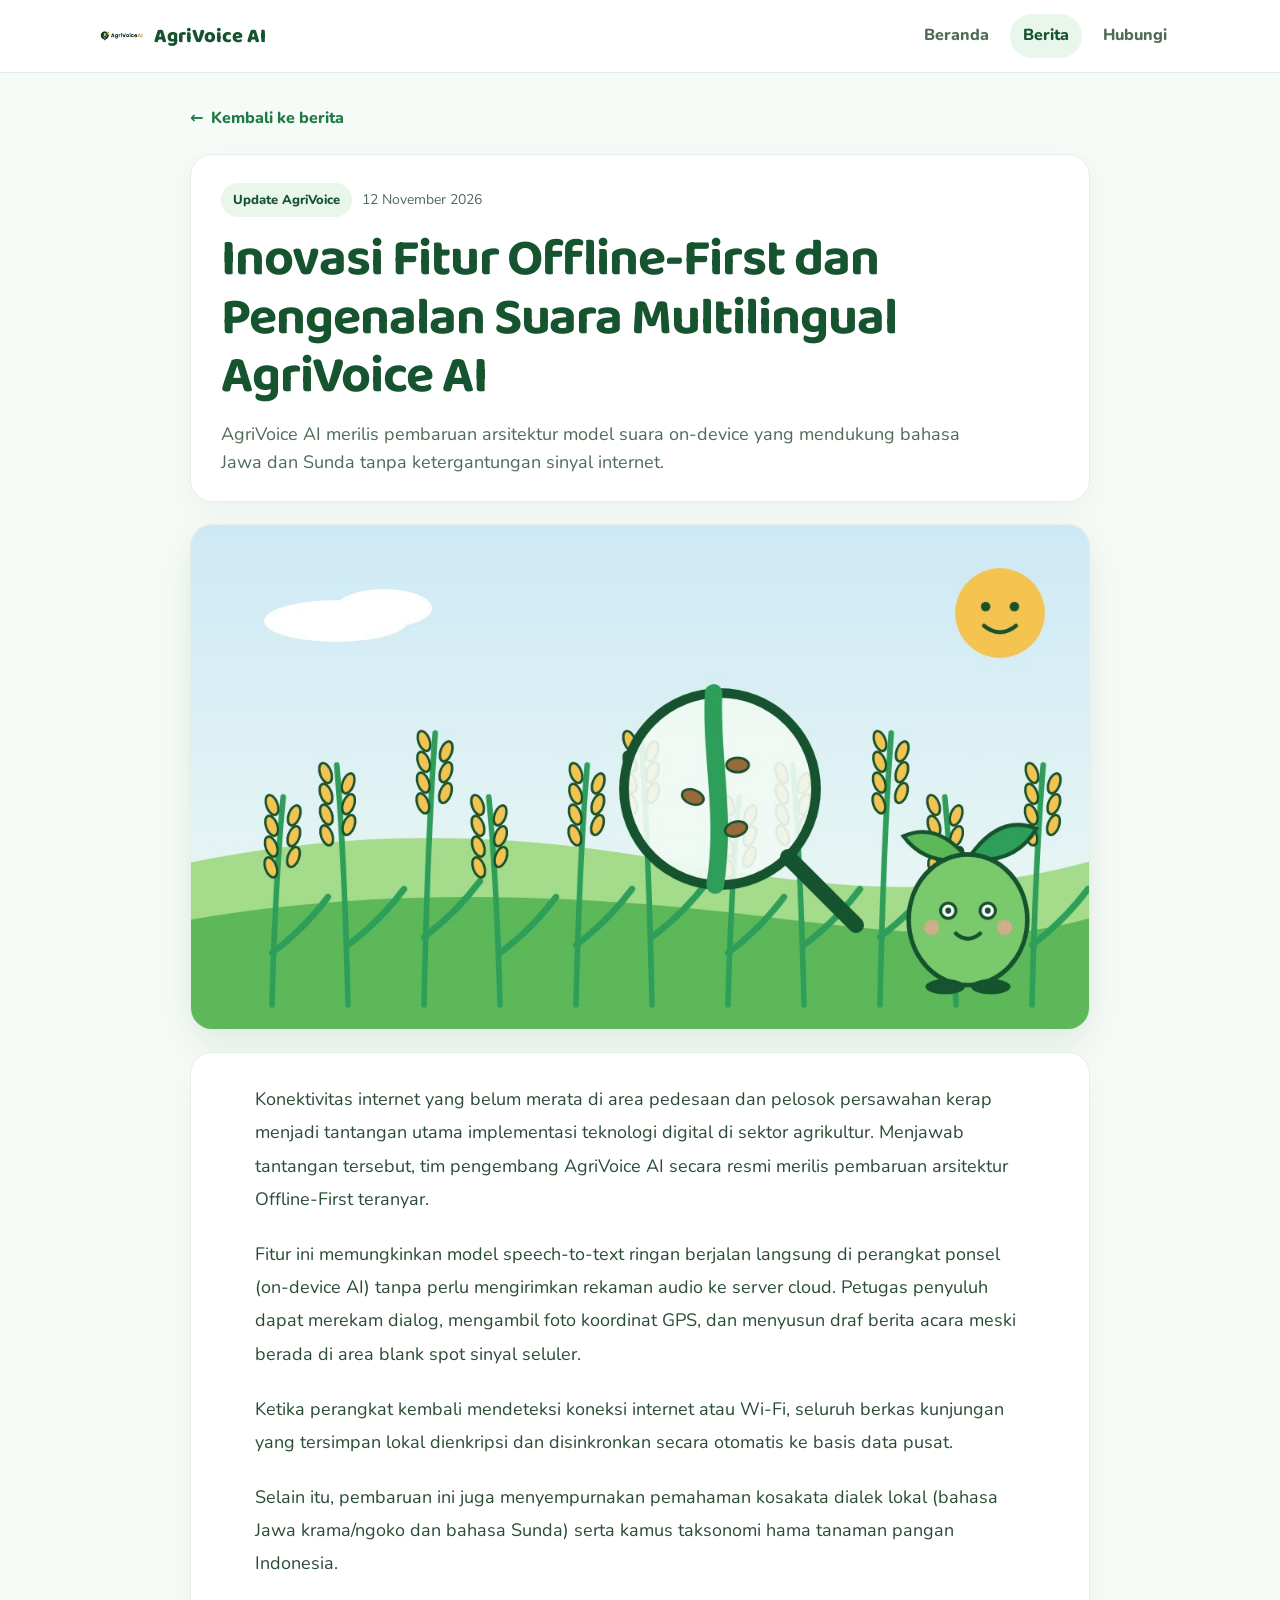
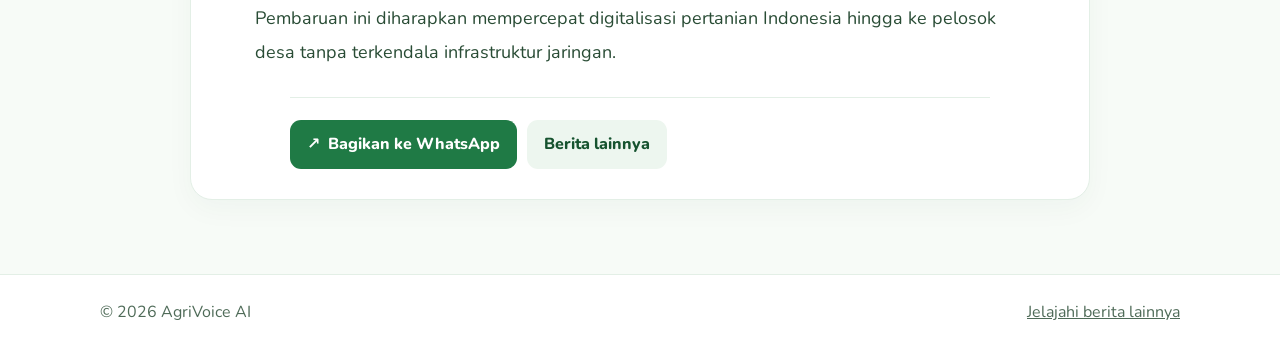
<file: artikel/inovasi-teknologi-suara-offline-agrivoice-ai.html>
<!doctype html>
<html lang="id">
<head>
    <meta charset="utf-8">
    <meta name="viewport" content="width=device-width, initial-scale=1, viewport-fit=cover">
    <link rel="icon" href="../assets/images/logo.png">
    <link rel="preconnect" href="https://fonts.googleapis.com">
    <link rel="preconnect" href="https://fonts.gstatic.com" crossorigin>
    <link rel="stylesheet" href="https://fonts.googleapis.com/css2?family=Baloo+2:wght@600;800&family=Nunito:wght@400;600;700&display=swap">
    <title>Inovasi Fitur Offline-First dan Pengenalan Suara Multilingual AgriVoice AI - AgriVoice AI</title>
    <meta name="description" content="AgriVoice AI merilis pembaruan arsitektur model suara on-device yang mendukung bahasa Jawa dan Sunda tanpa ketergantungan sinyal internet.">
    <meta property="og:title" content="Inovasi Fitur Offline-First dan Pengenalan Suara Multilingual AgriVoice AI">
    <meta property="og:description" content="AgriVoice AI merilis pembaruan arsitektur model suara on-device yang mendukung bahasa Jawa dan Sunda tanpa ketergantungan sinyal internet.">
    <meta property="og:type" content="article">
    <meta property="og:image" content="../storage/uploads/ee13942bee595b483b03f6987aabe7d5.jpg">
    <link rel="stylesheet" href="../css/article.css">
</head>
<body>
<header class="site-header"><div class="w">
    <a class="brand" href="../index.html">
        <img src="../assets/images/logo.png" alt="AgriVoice AI">
        <span>AgriVoice AI</span>
    </a>
    <nav>
        <a href="../index.html">Beranda</a>
        <a class="active" href="../berita.html">Berita</a>
        <a href="../index.html#kontak">Hubungi</a>
    </nav>
</div></header>

<main><div class="w">
    <article class="article">
        <a class="back-link" href="../berita.html"><span aria-hidden="true">&larr;</span> Kembali ke berita</a>
        
        <header class="article-head">
            <div class="article-meta">
                <span class="category">Update AgriVoice</span>
                <time class="date">12 November 2026</time>
            </div>
            <h1>Inovasi Fitur Offline-First dan Pengenalan Suara Multilingual AgriVoice AI</h1>
            <p class="summary">AgriVoice AI merilis pembaruan arsitektur model suara on-device yang mendukung bahasa Jawa dan Sunda tanpa ketergantungan sinyal internet.</p>
        </header>

        <img class="cover" src="../storage/uploads/ee13942bee595b483b03f6987aabe7d5.jpg" alt="Sampul: Inovasi Fitur Offline-First dan Pengenalan Suara Multilingual AgriVoice AI">

        <section class="reading-card">
            <div class="content">
                <p>Konektivitas internet yang belum merata di area pedesaan dan pelosok persawahan kerap menjadi tantangan utama implementasi teknologi digital di sektor agrikultur. Menjawab tantangan tersebut, tim pengembang AgriVoice AI secara resmi merilis pembaruan arsitektur Offline-First teranyar.</p>
                <p>Fitur ini memungkinkan model speech-to-text ringan berjalan langsung di perangkat ponsel (on-device AI) tanpa perlu mengirimkan rekaman audio ke server cloud. Petugas penyuluh dapat merekam dialog, mengambil foto koordinat GPS, dan menyusun draf berita acara meski berada di area blank spot sinyal seluler.</p>
                <p>Ketika perangkat kembali mendeteksi koneksi internet atau Wi-Fi, seluruh berkas kunjungan yang tersimpan lokal dienkripsi dan disinkronkan secara otomatis ke basis data pusat.</p>
                <p>Selain itu, pembaruan ini juga menyempurnakan pemahaman kosakata dialek lokal (bahasa Jawa krama/ngoko dan bahasa Sunda) serta kamus taksonomi hama tanaman pangan Indonesia.</p>
                <p>Pembaruan ini diharapkan mempercepat digitalisasi pertanian Indonesia hingga ke pelosok desa tanpa terkendala infrastruktur jaringan.</p>
            </div>
            <div class="actions">
                <a class="button share" href="https://wa.me/?text=Inovasi%20Fitur%20Offline-First%20dan%20Pengenalan%20Suara%20Multilingual%20AgriVoice%20AI" target="_blank" rel="noopener noreferrer">
                    <span aria-hidden="true">&#x2197;</span> Bagikan ke WhatsApp
                </a>
                <a class="button alt" href="../berita.html">Berita lainnya</a>
            </div>
        </section>
    </article>
</div></main>

<footer><div class="w">
    <span>© 2026 AgriVoice AI</span>
    <a href="../berita.html">Jelajahi berita lainnya</a>
</div></footer>
</body>
</html>
</file>
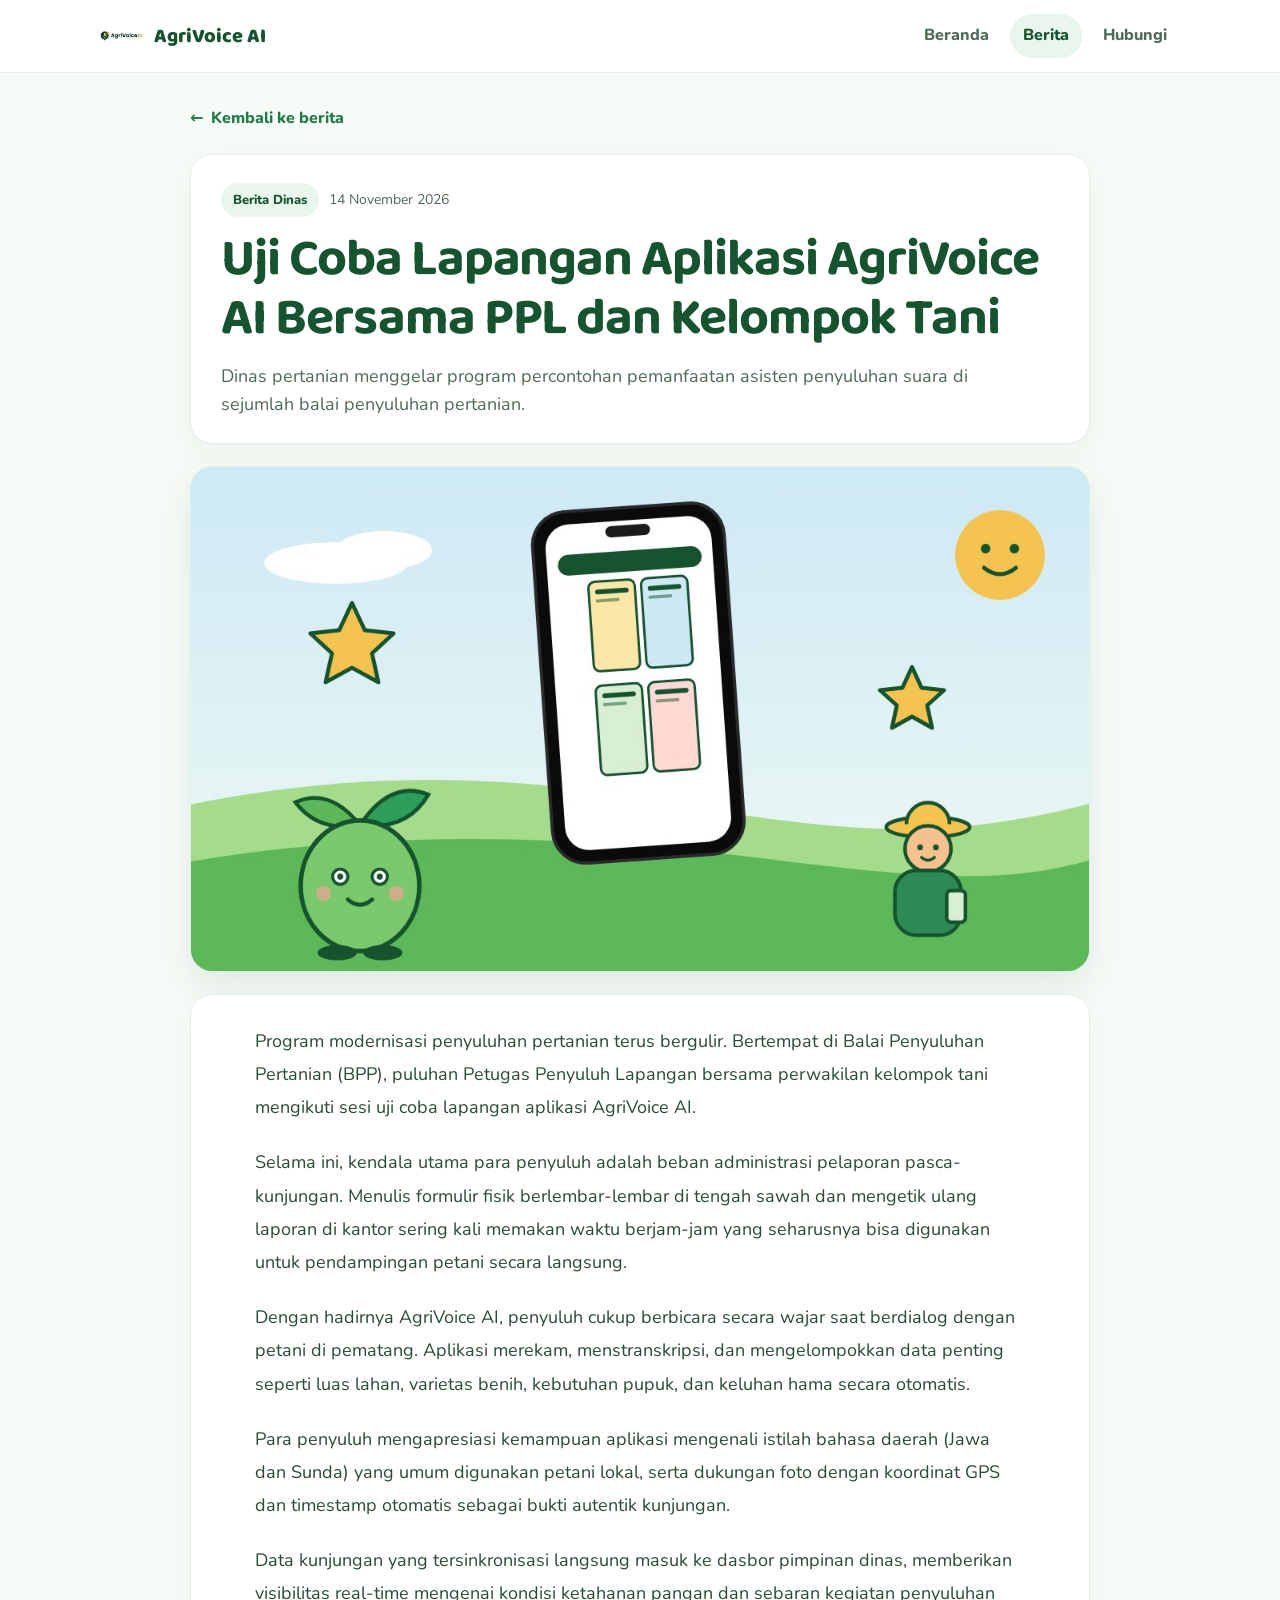
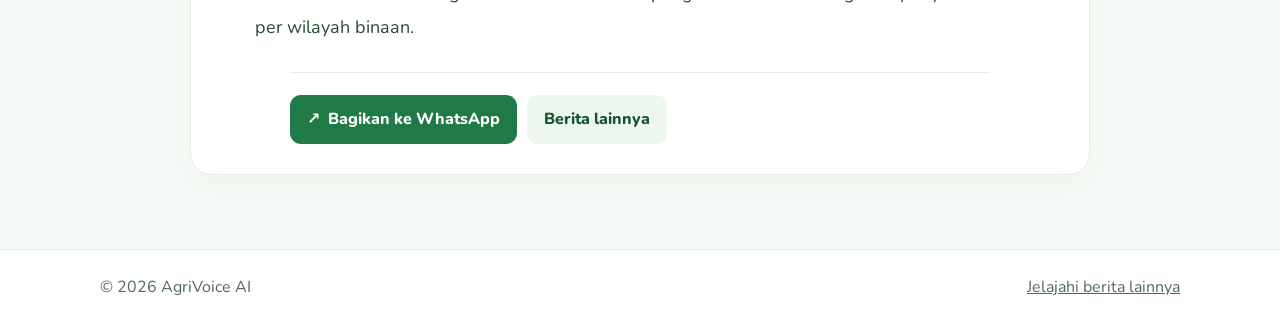
<file: artikel/uji-coba-lapangan-aplikasi-agrivoice-ai-ppl.html>
<!doctype html>
<html lang="id">
<head>
    <meta charset="utf-8">
    <meta name="viewport" content="width=device-width, initial-scale=1, viewport-fit=cover">
    <link rel="icon" href="../assets/images/logo.png">
    <link rel="preconnect" href="https://fonts.googleapis.com">
    <link rel="preconnect" href="https://fonts.gstatic.com" crossorigin>
    <link rel="stylesheet" href="https://fonts.googleapis.com/css2?family=Baloo+2:wght@600;800&family=Nunito:wght@400;600;700&display=swap">
    <title>Uji Coba Lapangan Aplikasi AgriVoice AI Bersama PPL dan Kelompok Tani - AgriVoice AI</title>
    <meta name="description" content="Dinas pertanian menggelar program percontohan pemanfaatan asisten penyuluhan suara di sejumlah balai penyuluhan pertanian.">
    <meta property="og:title" content="Uji Coba Lapangan Aplikasi AgriVoice AI Bersama PPL dan Kelompok Tani">
    <meta property="og:description" content="Dinas pertanian menggelar program percontohan pemanfaatan asisten penyuluhan suara di sejumlah balai penyuluhan pertanian.">
    <meta property="og:type" content="article">
    <meta property="og:image" content="../storage/uploads/bf1b94fff7654a2a2448b68e3c376b1f.jpg">
    <link rel="stylesheet" href="../css/article.css">
</head>
<body>
<header class="site-header"><div class="w">
    <a class="brand" href="../index.html">
        <img src="../assets/images/logo.png" alt="AgriVoice AI">
        <span>AgriVoice AI</span>
    </a>
    <nav>
        <a href="../index.html">Beranda</a>
        <a class="active" href="../berita.html">Berita</a>
        <a href="../index.html#kontak">Hubungi</a>
    </nav>
</div></header>

<main><div class="w">
    <article class="article">
        <a class="back-link" href="../berita.html"><span aria-hidden="true">&larr;</span> Kembali ke berita</a>
        
        <header class="article-head">
            <div class="article-meta">
                <span class="category">Berita Dinas</span>
                <time class="date">14 November 2026</time>
            </div>
            <h1>Uji Coba Lapangan Aplikasi AgriVoice AI Bersama PPL dan Kelompok Tani</h1>
            <p class="summary">Dinas pertanian menggelar program percontohan pemanfaatan asisten penyuluhan suara di sejumlah balai penyuluhan pertanian.</p>
        </header>

        <img class="cover" src="../storage/uploads/bf1b94fff7654a2a2448b68e3c376b1f.jpg" alt="Sampul: Uji Coba Lapangan Aplikasi AgriVoice AI Bersama PPL dan Kelompok Tani">

        <section class="reading-card">
            <div class="content">
                <p>Program modernisasi penyuluhan pertanian terus bergulir. Bertempat di Balai Penyuluhan Pertanian (BPP), puluhan Petugas Penyuluh Lapangan bersama perwakilan kelompok tani mengikuti sesi uji coba lapangan aplikasi AgriVoice AI.</p>
                <p>Selama ini, kendala utama para penyuluh adalah beban administrasi pelaporan pasca-kunjungan. Menulis formulir fisik berlembar-lembar di tengah sawah dan mengetik ulang laporan di kantor sering kali memakan waktu berjam-jam yang seharusnya bisa digunakan untuk pendampingan petani secara langsung.</p>
                <p>Dengan hadirnya AgriVoice AI, penyuluh cukup berbicara secara wajar saat berdialog dengan petani di pematang. Aplikasi merekam, menstranskripsi, dan mengelompokkan data penting seperti luas lahan, varietas benih, kebutuhan pupuk, dan keluhan hama secara otomatis.</p>
                <p>Para penyuluh mengapresiasi kemampuan aplikasi mengenali istilah bahasa daerah (Jawa dan Sunda) yang umum digunakan petani lokal, serta dukungan foto dengan koordinat GPS dan timestamp otomatis sebagai bukti autentik kunjungan.</p>
                <p>Data kunjungan yang tersinkronisasi langsung masuk ke dasbor pimpinan dinas, memberikan visibilitas real-time mengenai kondisi ketahanan pangan dan sebaran kegiatan penyuluhan per wilayah binaan.</p>
            </div>
            <div class="actions">
                <a class="button share" href="https://wa.me/?text=Uji%20Coba%20Lapangan%20Aplikasi%20AgriVoice%20AI%20Bersama%20PPL%20dan%20Kelompok%20Tani" target="_blank" rel="noopener noreferrer">
                    <span aria-hidden="true">&#x2197;</span> Bagikan ke WhatsApp
                </a>
                <a class="button alt" href="../berita.html">Berita lainnya</a>
            </div>
        </section>
    </article>
</div></main>

<footer><div class="w">
    <span>© 2026 AgriVoice AI</span>
    <a href="../berita.html">Jelajahi berita lainnya</a>
</div></footer>
</body>
</html>
</file>
<file: css/home.css>
/* Layout: putih bersih, langit biru muda di hero, section krem selang-seling, kartu pastel seperti flyer brand */
:root{
  --bg:#ffffff;--cream:#fff6e0;--ink:#16532f;--mu:#4f6b58;--ac:#2e9e5b;--ac-text:#1f7a45;--y:#f5c350;--bd:#e3efe6;
  --p-yellow:#fde7a8;--p-blue:#cde9f5;--p-green:#d8efd3;--p-pink:#ffd9d4;--sky:#cde9f5;
  --head:"Baloo 2","Trebuchet MS",system-ui,sans-serif;--body:"Nunito",system-ui,-apple-system,"Segoe UI",Roboto,sans-serif;
  color-scheme:light;
}
html{scroll-behavior:smooth;scroll-padding-top:76px}
*{box-sizing:border-box}
body{margin:0;background:var(--bg);color:var(--ink);font:16px/1.65 var(--body);padding-left:0;padding-right:0}
body::before{content:"";position:fixed;inset:0 0 auto;height:env(safe-area-inset-top,0px);background:#fff;z-index:30}
.w{max-width:1100px;margin:0 auto;padding-left:max(16px,env(safe-area-inset-left,0px));padding-right:max(16px,env(safe-area-inset-right,0px))}
h1,h2,h3{font-family:var(--head);color:var(--ink);margin:0;line-height:1.15;text-wrap:balance}
p{margin:0}
a{color:inherit}
header{position:sticky;top:env(safe-area-inset-top,0px);z-index:31;background:#fff;border-bottom:1px solid var(--bd)}
header .w{display:flex;align-items:center;justify-content:space-between;height:64px;gap:12px}
.logo img{height:40px;width:auto;display:block}
nav{display:flex;align-items:center;gap:6px}
nav .nav-links{display:contents}
nav a{padding:8px 12px;border-radius:999px;text-decoration:none;font-weight:700;font-size:14px;color:var(--mu)}
nav a:hover{background:var(--cream);color:var(--ink)}
nav a.cta-n{background:var(--y);color:var(--ink)}
.menu-toggle{display:none}
@media(max-width:760px){
  nav{position:relative;gap:8px}
  .menu-toggle{display:grid;place-content:center;gap:4px;width:42px;height:42px;padding:0;border:1px solid var(--bd);border-radius:12px;background:#fff;cursor:pointer}
  .menu-toggle span{display:block;width:18px;height:2px;border-radius:2px;background:var(--ink)}
  .nav-links{display:none!important;position:absolute;top:calc(100% + 10px);right:0;z-index:32;width:min(240px,calc(100vw - 32px));padding:8px;border:1px solid var(--bd);border-radius:16px;background:#fff;box-shadow:0 12px 30px rgba(22,83,47,.14)}
  .nav-links.open{display:flex!important;flex-direction:column;align-items:stretch;gap:4px}
  nav .nav-links a:not(.cta-n){display:block;padding:10px 12px}
}
.pill{display:inline-block;background:var(--ink);color:#fff;font-size:12px;font-weight:700;letter-spacing:.14em;text-transform:uppercase;padding:6px 14px;border-radius:999px}
.btn{display:inline-block;background:var(--y);color:var(--ink);font-family:var(--head);font-weight:800;font-size:17px;padding:12px 26px;border-radius:14px;text-decoration:none;transition:transform .15s}
.btn:hover{transform:translateY(-2px)}
.btn.d{background:var(--ink);color:#fff}
/* hero */
.hero{background:linear-gradient(180deg,var(--sky) 0%,#fff 78%);position:relative;overflow:hidden;padding-top:48px}
.hero-in{display:grid;grid-template-columns:1.1fr .9fr;gap:40px;align-items:center;padding-bottom:84px}
.hero h1{font-size:clamp(34px,5.6vw,58px);font-weight:800;margin:16px 0 14px}
.hero h1 em{font-style:normal;color:var(--ac-text)}
.hero p.lead{font-size:18px;color:var(--mu);max-width:520px;margin-bottom:26px}
.hero .acts{display:flex;gap:12px;flex-wrap:wrap}
.stage{position:relative;display:grid;place-items:center;min-width:0}
.stage::before{content:"";position:absolute;width:min(380px,90%);aspect-ratio:1;border-radius:50%;background:var(--p-yellow);filter:blur(2px);top:50%;left:50%;transform:translate(-50%,-50%)}
.phone{position:relative;width:min(250px,70vw);padding:10px;background:#0b0b0c;border-radius:38px;box-shadow:0 24px 50px rgba(0,0,0,.25),inset 0 0 0 2px #2a2a2d}
.phone::before{content:"";position:absolute;top:15px;left:50%;transform:translateX(-50%);width:62px;height:16px;border-radius:10px;background:#1c1c1e;z-index:2}
.phone::after{content:"";position:absolute;right:-3px;top:110px;width:3px;height:48px;border-radius:2px;background:#1c1c1e}
.phone img{display:block;width:100%;height:auto;border-radius:28px}
.hills{position:absolute;left:0;right:0;bottom:-1px;width:100%;height:64px;display:block}
@media(max-width:860px){.hero-in{grid-template-columns:1fr;text-align:left;padding-bottom:72px}.stage{margin-top:8px}}
section{padding:72px 0}
section.cream{background:var(--cream)}
.head{margin-bottom:32px}
.head h2{font-size:clamp(28px,4.2vw,40px);font-weight:800;margin-top:12px}
.head h2 em{font-style:normal;color:var(--ac)}
.head p{color:var(--mu);max-width:620px;margin-top:10px}
.grid{display:grid;grid-template-columns:repeat(auto-fill,minmax(250px,1fr));gap:16px}
.k{border-radius:20px;padding:22px;min-width:0}
.k h3{font-size:20px;font-weight:800;margin:12px 0 6px}
.k p{font-size:15px;color:#35553f}
.k:nth-child(4n+1){background:var(--p-yellow)}
.k:nth-child(4n+2){background:var(--p-blue)}
.k:nth-child(4n+3){background:var(--p-green)}
.k:nth-child(4n+4){background:var(--p-pink)}
.k svg{width:34px;height:34px;stroke:var(--ink);fill:none;stroke-width:1.8;stroke-linecap:round;stroke-linejoin:round;display:block}
.k.plain h3{margin-top:0}
/* alur: urutan sungguhan, jadi bernomor */
.steps{display:grid;grid-template-columns:repeat(auto-fit,minmax(190px,1fr));gap:14px;counter-reset:s}
.step{background:#fff;border:1px solid var(--bd);border-radius:20px;padding:20px;counter-increment:s;min-width:0}
.step::before{content:counter(s);display:grid;place-items:center;width:42px;height:42px;border-radius:50%;background:var(--ink);color:#fff;font-family:var(--head);font-weight:800;font-size:20px;margin-bottom:12px}
.step:last-child::before{background:var(--y);color:var(--ink)}
.step h3{font-size:18px;font-weight:800;margin-bottom:4px}
.step p{font-size:14.5px;color:var(--mu)}
/* galeri flyer */
#galeri{background:#e8f6ec}
.gwrap{position:relative}
#gallery{display:flex;gap:20px;overflow-x:auto;scroll-snap-type:x mandatory;-webkit-overflow-scrolling:touch;scrollbar-width:none;padding:6px 4px 18px;align-items:flex-start}
#gallery::-webkit-scrollbar{display:none}
.fl{flex:0 0 min(78%,340px);scroll-snap-align:start;min-width:0}
.fl .img{display:block;width:100%;border:0;padding:0;background:none;cursor:zoom-in;border-radius:20px;overflow:hidden;box-shadow:0 10px 30px rgba(22,83,47,.18);transition:transform .2s,box-shadow .2s}
.fl .img:hover{transform:translateY(-4px);box-shadow:0 16px 36px rgba(22,83,47,.18)}
.fl img{display:block;width:100%;height:auto}
.fl h3{font-size:19px;font-weight:800;margin:14px 2px 4px}
.fl p{font-size:14px;color:var(--mu);margin:0 2px;overflow-wrap:anywhere}
.nav{position:absolute;top:38%;transform:translateY(-50%);z-index:2;width:44px;height:44px;border-radius:50%;border:0;background:var(--y);color:var(--ink);font-size:26px;line-height:1;cursor:pointer;box-shadow:0 4px 14px rgba(0,0,0,.18)}
.nav.prev{left:-8px}.nav.next{right:-8px}
@media(max-width:640px){.nav{display:none}}
.dots{display:flex;justify-content:center;gap:8px;margin-top:6px}
.dots button{width:10px;height:10px;border-radius:50%;border:0;padding:0;background:#c5e3cd;cursor:pointer}
.dots button.on{background:var(--ac);width:26px;border-radius:6px}
/* berita */
.news-grid{display:grid;grid-template-columns:repeat(3,minmax(0,1fr));gap:18px}
.news-card{display:block;min-width:0;border:1px solid var(--bd);border-radius:18px;overflow:hidden;background:#fff;text-decoration:none;box-shadow:0 8px 24px rgba(22,83,47,.08);transition:transform .18s,box-shadow .18s}
.news-card:hover{transform:translateY(-3px);box-shadow:0 14px 30px rgba(22,83,47,.14)}
.news-card img{display:block;width:100%;aspect-ratio:16/10;object-fit:cover;background:#f4f8f4}
.news-card .body{padding:16px}
.news-card .meta{display:flex;gap:9px;align-items:center;flex-wrap:wrap;color:var(--mu);font-size:13px}
.news-card .category{background:var(--p-green);border-radius:99px;padding:4px 10px;font-weight:800}
.news-card h3{font-size:20px;margin:10px 0 6px}
.news-card p{color:var(--mu);font-size:14px}
.news-more{text-align:center;margin-top:26px}
@media(max-width:760px){.news-grid{grid-template-columns:repeat(2,minmax(0,1fr))}}
@media(max-width:560px){.news-grid{grid-template-columns:1fr}}
/* faq */
details{background:#fff;border:1px solid var(--bd);border-radius:16px;padding:14px 18px;margin-bottom:10px;max-width:780px}
summary{cursor:pointer;font-family:var(--head);font-weight:800;font-size:18px}
details p{color:var(--mu);margin-top:8px}
.cta{text-align:center;background:var(--cream)}
.cta h2{font-size:clamp(28px,4.2vw,40px);font-weight:800}
.cta p{color:var(--mu);max-width:520px;margin:12px auto 24px}
footer{border-top:1px solid var(--bd);padding:26px 0;color:var(--mu);font-size:14px}
footer .w{display:flex;align-items:center;justify-content:space-between;gap:16px;flex-wrap:wrap}
footer b{font-family:var(--head);color:var(--ink);font-size:17px}
footer .footer-contact{display:grid;gap:4px;margin:0;font-style:normal}
footer .footer-contact a{color:var(--ink);font-weight:700;text-decoration:none}
footer .footer-contact a:hover{text-decoration:underline}
footer .footer-copy{white-space:nowrap}
@media(max-width:560px){footer .w{align-items:flex-start;flex-direction:column;gap:12px}}
.wa{position:fixed;right:calc(16px + env(safe-area-inset-right,0px));bottom:calc(16px + env(safe-area-inset-bottom,0px));z-index:20;display:flex;align-items:center;gap:8px;background:#25b866;color:#fff;font-weight:800;text-decoration:none;padding:12px 18px;border-radius:999px;box-shadow:0 8px 22px rgba(0,0,0,.22);transition:opacity .2s ease}
.wa.at-bottom{opacity:.16}
.wa.at-bottom:hover,.wa.at-bottom:focus-visible{opacity:1}
.wa svg{width:22px;height:22px;fill:#fff}
@media(max-width:480px){.wa span{display:none}.wa{padding:14px}}
.lb{position:fixed;inset:0;z-index:50;background:rgba(255,255,255,.94);display:grid;place-items:center;padding:16px;cursor:zoom-out;overflow:auto}
.lb img{max-width:100%;max-height:100%;border-radius:18px;box-shadow:0 20px 50px rgba(22,83,47,.25)}
.lb .x{position:fixed;top:calc(14px + env(safe-area-inset-top,0px));right:calc(16px + env(safe-area-inset-right,0px));width:42px;height:42px;border-radius:50%;background:var(--y);color:var(--ink);font-size:24px;display:grid;place-items:center}
@media(prefers-reduced-motion:reduce){html{scroll-behavior:auto}.btn,.fl .img{transition:none}}
footer .footer-title{font-family:var(--head);font-weight:800;font-size:15px;color:var(--ink);display:block;margin-bottom:2px}
footer{font-size:15px;font-weight:700;color:var(--ink)}
footer .footer-contact{font-weight:700;color:var(--ink);line-height:1.5}
footer .footer-contact strong{font-weight:800}
footer .footer-title{font-family:var(--head);font-weight:800;font-size:17px;color:var(--ink);display:block;margin-bottom:4px}
footer .footer-copy{font-weight:700;color:var(--mu)}
</file>
<file: css/news.css>
:root{--ink:#16532f;--ac:#2e9e5b;--ac-text:#1f7a45;--y:#f5c350;--cream:#fff6e0;--bd:#e3efe6;--mu:#4f6b58;--head:"Baloo 2","Trebuchet MS",system-ui,sans-serif;--body:"Nunito",system-ui,sans-serif}
*{box-sizing:border-box}body{margin:0;color:var(--ink);font:16px/1.65 var(--body);background:#f8fcf8}a{color:inherit}
.w{max-width:1120px;margin:0 auto;padding:0 20px}
.site-header{position:relative;background:#fff;border-bottom:1px solid var(--bd)}
.site-header .w{min-height:72px;display:flex;align-items:center;justify-content:space-between;gap:18px}
.brand{display:flex;align-items:center;gap:10px;font:800 20px var(--head);text-decoration:none}.brand img{width:44px;height:44px;object-fit:contain}
nav{display:flex;align-items:center;gap:8px;flex-wrap:wrap}nav a{padding:8px 13px;border-radius:999px;font-weight:800;text-decoration:none;color:var(--mu)}
nav a:hover,nav a.active{background:#e8f6ec;color:var(--ink)}nav a.active{box-shadow:inset 0 0 0 1px #cae5d0}
.hero{background:linear-gradient(125deg,#e8f6ec 0%,#f8fcf8 70%);padding:50px 0 46px;border-bottom:1px solid var(--bd)}
.eyebrow{display:inline-flex;align-items:center;background:var(--ink);color:#fff;border-radius:99px;padding:6px 13px;font-size:12px;font-weight:800;letter-spacing:.1em;text-transform:uppercase}
h1,h2,h3{font-family:var(--head);line-height:1.15;margin:0;color:var(--ink)}
.hero h1{font-size:clamp(34px,5vw,50px);margin-top:12px}.hero p{max-width:620px;color:var(--mu);font-size:17px;margin:12px 0 0}
.content{padding:28px 0 72px}
.filters{display:flex;justify-content:space-between;align-items:center;gap:18px;flex-wrap:wrap;margin:0 0 22px;padding:16px;border:1px solid var(--bd);border-radius:18px;background:#fff;box-shadow:0 8px 24px rgba(22,83,47,.05)}
.pills{display:flex;gap:8px;flex-wrap:wrap}.pill{border:1px solid var(--bd);background:#fff;border-radius:99px;padding:8px 14px;text-decoration:none;font-size:14px;font-weight:800;color:var(--mu);transition:background .15s,color .15s,border-color .15s}.pill:hover{border-color:#b4d9bd;color:var(--ink)}.pill.active{background:var(--ink);border-color:var(--ink);color:#fff}
.search{display:flex;gap:8px;max-width:100%}.search input{width:min(280px,55vw);padding:10px 13px;border:1px solid #cbd9ce;border-radius:11px;font:inherit;color:var(--ink);background:#fbfefb}.search input:focus{outline:3px solid rgba(46,158,91,.15);border-color:var(--ac)}.search button,.button{display:inline-flex;align-items:center;justify-content:center;background:var(--y);border:0;border-radius:11px;padding:10px 16px;color:var(--ink);font:800 14px var(--body);text-decoration:none;cursor:pointer}
.results{display:flex;justify-content:space-between;align-items:center;margin:0 2px 14px;color:var(--mu);font-size:14px}.results strong{color:var(--ink)}
.grid{display:grid;grid-template-columns:repeat(3,minmax(0,1fr));gap:20px;align-items:stretch}
.card{display:flex;min-width:0;flex-direction:column;overflow:hidden;border:1px solid var(--bd);border-radius:19px;background:#fff;box-shadow:0 8px 24px rgba(22,83,47,.06);text-decoration:none;transition:transform .18s,box-shadow .18s}
.card:hover{transform:translateY(-4px);box-shadow:0 16px 34px rgba(22,83,47,.13)}
.cover{display:block;width:100%;aspect-ratio:16/10;object-fit:cover;background:var(--cream)}
.card-body{display:flex;flex:1;flex-direction:column;padding:18px}
.meta{display:flex;gap:9px;align-items:center;flex-wrap:wrap;color:var(--mu);font-size:13px}
.category{background:#e8f6ec;color:var(--ink);border-radius:99px;padding:5px 11px;font-size:12px;font-weight:800}
.card h2{display:-webkit-box;overflow:hidden;-webkit-box-orient:vertical;-webkit-line-clamp:2;font-size:22px;margin:12px 0 8px}
.card p{display:-webkit-box;overflow:hidden;-webkit-box-orient:vertical;-webkit-line-clamp:3;color:var(--mu);font-size:14px;line-height:1.55;margin:0}
.read-more{display:flex;align-items:center;justify-content:space-between;gap:8px;margin-top:auto;padding-top:15px;color:var(--ac-text);font-weight:800;font-size:14px}.read-more span:last-child{font-size:19px;transition:transform .18s}.card:hover .read-more span:last-child{transform:translateX(4px)}
.empty{grid-column:1/-1;display:grid;justify-items:center;gap:8px;padding:42px 24px;border:1px dashed #c9dfce;border-radius:18px;background:#fff;color:var(--mu);text-align:center}.empty strong{font:800 22px var(--head);color:var(--ink)}
.pagination{display:flex;justify-content:center;align-items:center;gap:8px;margin-top:30px;flex-wrap:wrap}.pagination a,.pagination span{min-width:42px;padding:9px 13px;border:1px solid var(--bd);border-radius:10px;background:#fff;text-align:center;text-decoration:none;font-weight:800;color:var(--ink)}.pagination a:hover{border-color:var(--ac)}.pagination .current{background:var(--ink);color:#fff;border-color:var(--ink)}
footer{border-top:1px solid var(--bd);padding:24px 0;background:#fff;color:var(--mu)}footer .w{display:flex;justify-content:space-between;gap:12px;flex-wrap:wrap}
@media(max-width:850px){.grid{grid-template-columns:repeat(2,minmax(0,1fr))}}
@media(max-width:600px){.w{padding:0 15px}.site-header .w{min-height:64px}.brand{font-size:17px}.brand img{width:38px;height:38px}nav{gap:2px}nav a{padding:7px 9px;font-size:13px}.hero{padding:36px 0}.content{padding:20px 0 52px}.filters{padding:13px}.pills{width:100%}.search{width:100%}.search input{width:100%;min-width:0;flex:1}.grid{grid-template-columns:1fr;gap:15px}.cover{aspect-ratio:16/9}.card-body{padding:16px}.card h2{font-size:21px}.empty{padding:32px 18px}}
</file>
<file: css/article.css>
:root{--ink:#16532f;--ac:#2e9e5b;--ac-text:#1f7a45;--y:#f5c350;--bd:#e3efe6;--mu:#4f6b58;--head:"Baloo 2","Trebuchet MS",system-ui,sans-serif;--body:"Nunito",system-ui,sans-serif}
*{box-sizing:border-box}body{margin:0;color:var(--ink);font:16px/1.7 var(--body);background:#f7fbf7}a{color:inherit}
.w{max-width:1120px;margin:0 auto;padding:0 20px}
.site-header{background:#fff;border-bottom:1px solid var(--bd)}.site-header .w{min-height:72px;display:flex;align-items:center;justify-content:space-between;gap:18px}
.brand{display:flex;align-items:center;gap:10px;font:800 20px var(--head);text-decoration:none}.brand img{width:44px;height:44px;object-fit:contain}
nav{display:flex;gap:8px;flex-wrap:wrap}nav a{padding:8px 13px;border-radius:999px;text-decoration:none;font-weight:800;color:var(--mu)}nav a:hover,nav a.active{background:#e8f6ec;color:var(--ink)}
main{padding:32px 0 74px}.article{max-width:900px;margin:0 auto}.back-link{display:inline-flex;align-items:center;gap:8px;margin-bottom:22px;color:var(--ac-text);font-weight:800;text-decoration:none}.back-link:hover{text-decoration:underline}
.article-head{padding:28px 30px 24px;border:1px solid var(--bd);border-radius:22px;background:#fff;box-shadow:0 9px 28px rgba(22,83,47,.05)}
.article-meta{display:flex;align-items:center;gap:10px;flex-wrap:wrap;margin-bottom:14px}.category{display:inline-flex;border-radius:999px;background:#e8f6ec;padding:6px 12px;color:var(--ink);font-size:13px;font-weight:800}
.date{color:var(--mu);font-size:14px}.article h1{font-family:var(--head);font-size:clamp(34px,5vw,52px);line-height:1.12;letter-spacing:-.02em;color:var(--ink);margin:0}
.summary{max-width:70ch;margin:15px 0 0;color:var(--mu);font-size:18px;line-height:1.55}
.cover{display:block;width:100%;max-height:560px;aspect-ratio:16/9;object-fit:cover;margin:22px 0 0;border:1px solid var(--bd);border-radius:22px;background:#fff6e0;box-shadow:0 14px 36px rgba(22,83,47,.1)}
.reading-card{margin-top:22px;padding:30px;border:1px solid var(--bd);border-radius:22px;background:#fff;box-shadow:0 9px 28px rgba(22,83,47,.04)}
.content{max-width:70ch;margin:0 auto;font-size:18px;line-height:1.85;color:#294c35}.content p{margin:0 0 1.2em}.content p:last-child{margin-bottom:0}.content a{color:var(--ac-text);font-weight:700;text-decoration:underline;overflow-wrap:anywhere}
.actions{max-width:70ch;margin:28px auto 0;padding-top:22px;border-top:1px solid var(--bd);display:flex;gap:10px;flex-wrap:wrap}
.button{display:inline-flex;align-items:center;justify-content:center;gap:8px;border-radius:11px;padding:11px 17px;text-decoration:none;font-weight:800;background:var(--y);color:var(--ink);transition:transform .15s,box-shadow .15s}.button:hover{transform:translateY(-2px);box-shadow:0 7px 16px rgba(22,83,47,.12)}.button.share{background:var(--ac-text);color:#fff}.button.alt{background:#edf6ef;color:var(--ink)}
.notfound{max-width:700px;margin:48px auto;padding:50px 28px;border:1px solid var(--bd);border-radius:22px;background:#fff;text-align:center;box-shadow:0 12px 36px rgba(22,83,47,.06)}
.notfound .category{margin-bottom:16px}.notfound h1{font:800 clamp(30px,5vw,42px)/1.15 var(--head)}.notfound p{color:var(--mu);margin:14px 0 24px}
footer{border-top:1px solid var(--bd);padding:24px 0;background:#fff;color:var(--mu)}footer .w{display:flex;justify-content:space-between;gap:12px;flex-wrap:wrap}
@media(max-width:600px){.w{padding:0 15px}.site-header .w{min-height:64px}.brand{font-size:17px}.brand img{width:38px;height:38px}nav{gap:2px}nav a{padding:7px 9px;font-size:13px}main{padding:20px 0 52px}.back-link{margin-bottom:14px}.article-head{padding:20px 18px;border-radius:17px}.article h1{font-size:35px}.summary{font-size:16px}.cover{margin-top:14px;border-radius:16px}.reading-card{margin-top:14px;padding:20px 18px;border-radius:17px}.content{font-size:17px;line-height:1.78}.actions{margin-top:22px;padding-top:18px}.button{flex:1}.notfound{margin:28px auto;padding:38px 20px;border-radius:18px}}
</file>
